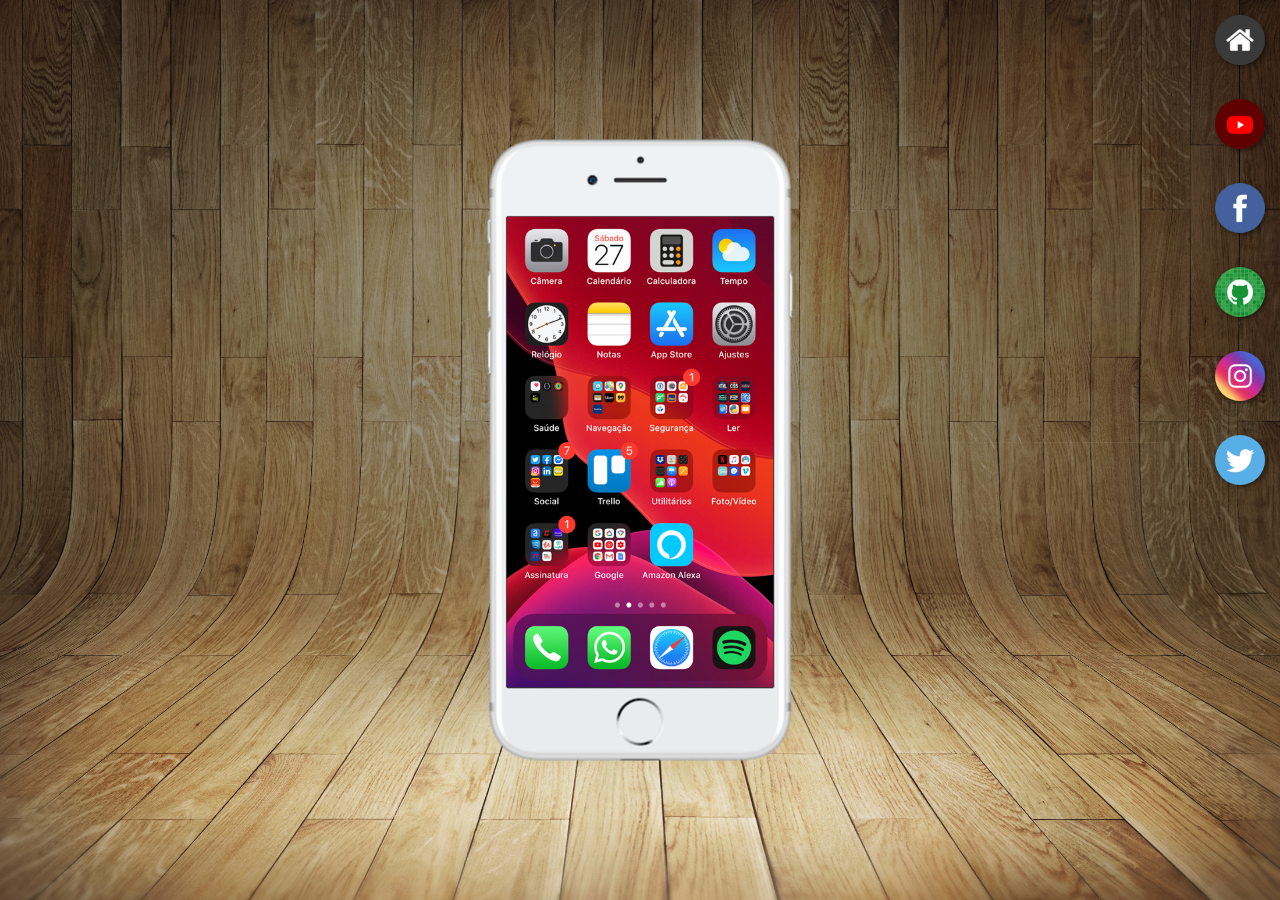
<file: index.html>
<!DOCTYPE html>
<html lang="pt-br">
<head>
    <meta charset="UTF-8">
    <meta name="viewport" content="width=device-width, initial-scale=1.0">
    <title>Projeto redes sociais</title>
    <link rel="shortcut icon" href="pacote-d013/favicon.ico" type="image/x-icon">
    <link rel="stylesheet" href="estilos/style.css">
</head>
<body>
    <main>
        <section id="tel">
            <iframe src="home.html" frameborder="0" name="tela" id="tela"></iframe>
        </section>
        <section id="redes">
            <a href="home.html" target="tela"><img src="pacote-d013/imagens/logo-home.jpg" alt=""></a><br>
            <a href="youtube.html" target="tela"><img src="pacote-d013/imagens/logo-youtube.jpg" alt=""></a><br>
            <a href="facebook.html" target="tela"><img src="pacote-d013/imagens/logo-facebook.jpg" alt=""></a><br>
            <a href="github.html" target="tela"><img src="pacote-d013/imagens/logo-github.jpg" alt=""></a><br>
            <a href="instagram.html" target="tela"><img src="pacote-d013/imagens/logo-instagram.jpg" alt=""></a><br>
            <a href="twitter.html" target="tela"><img src="pacote-d013/imagens/logo-twitter.jpg" alt=""></a>
        </section>
    </main>
</body>
</html>
</file>
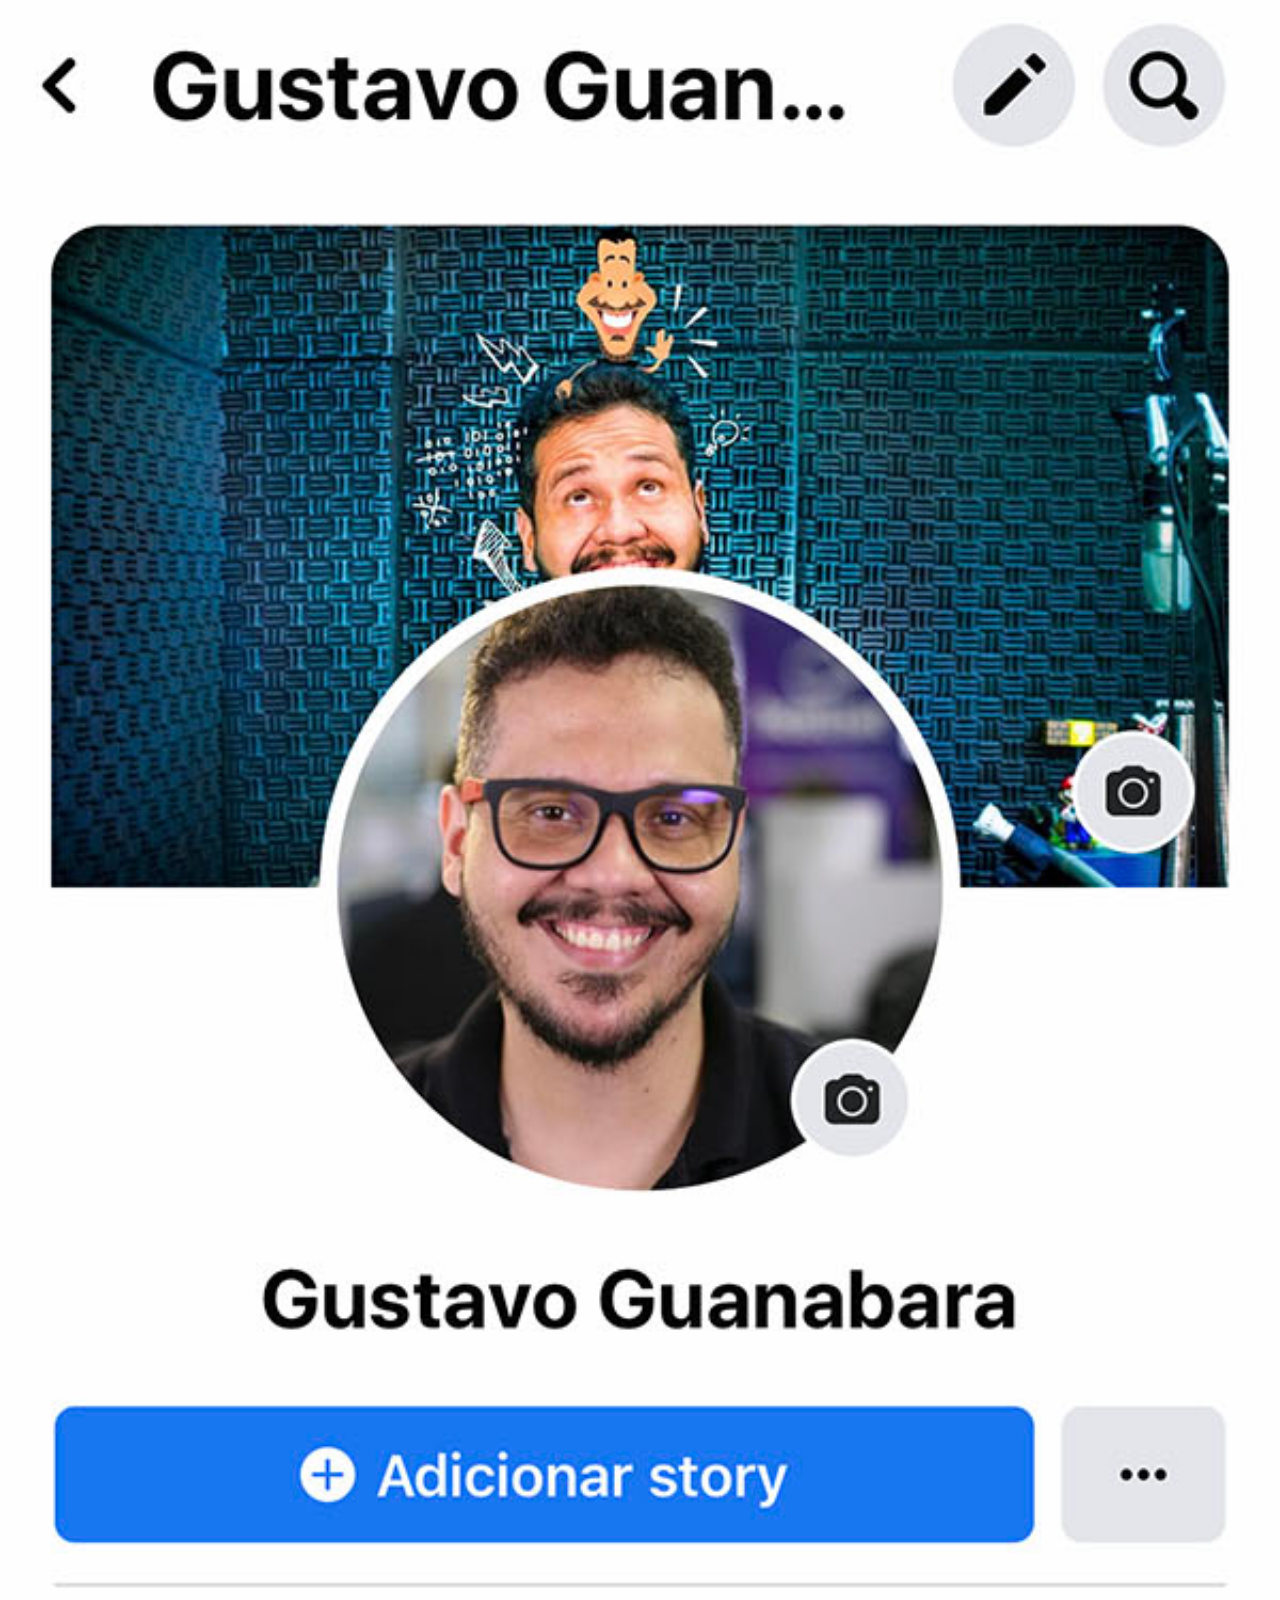
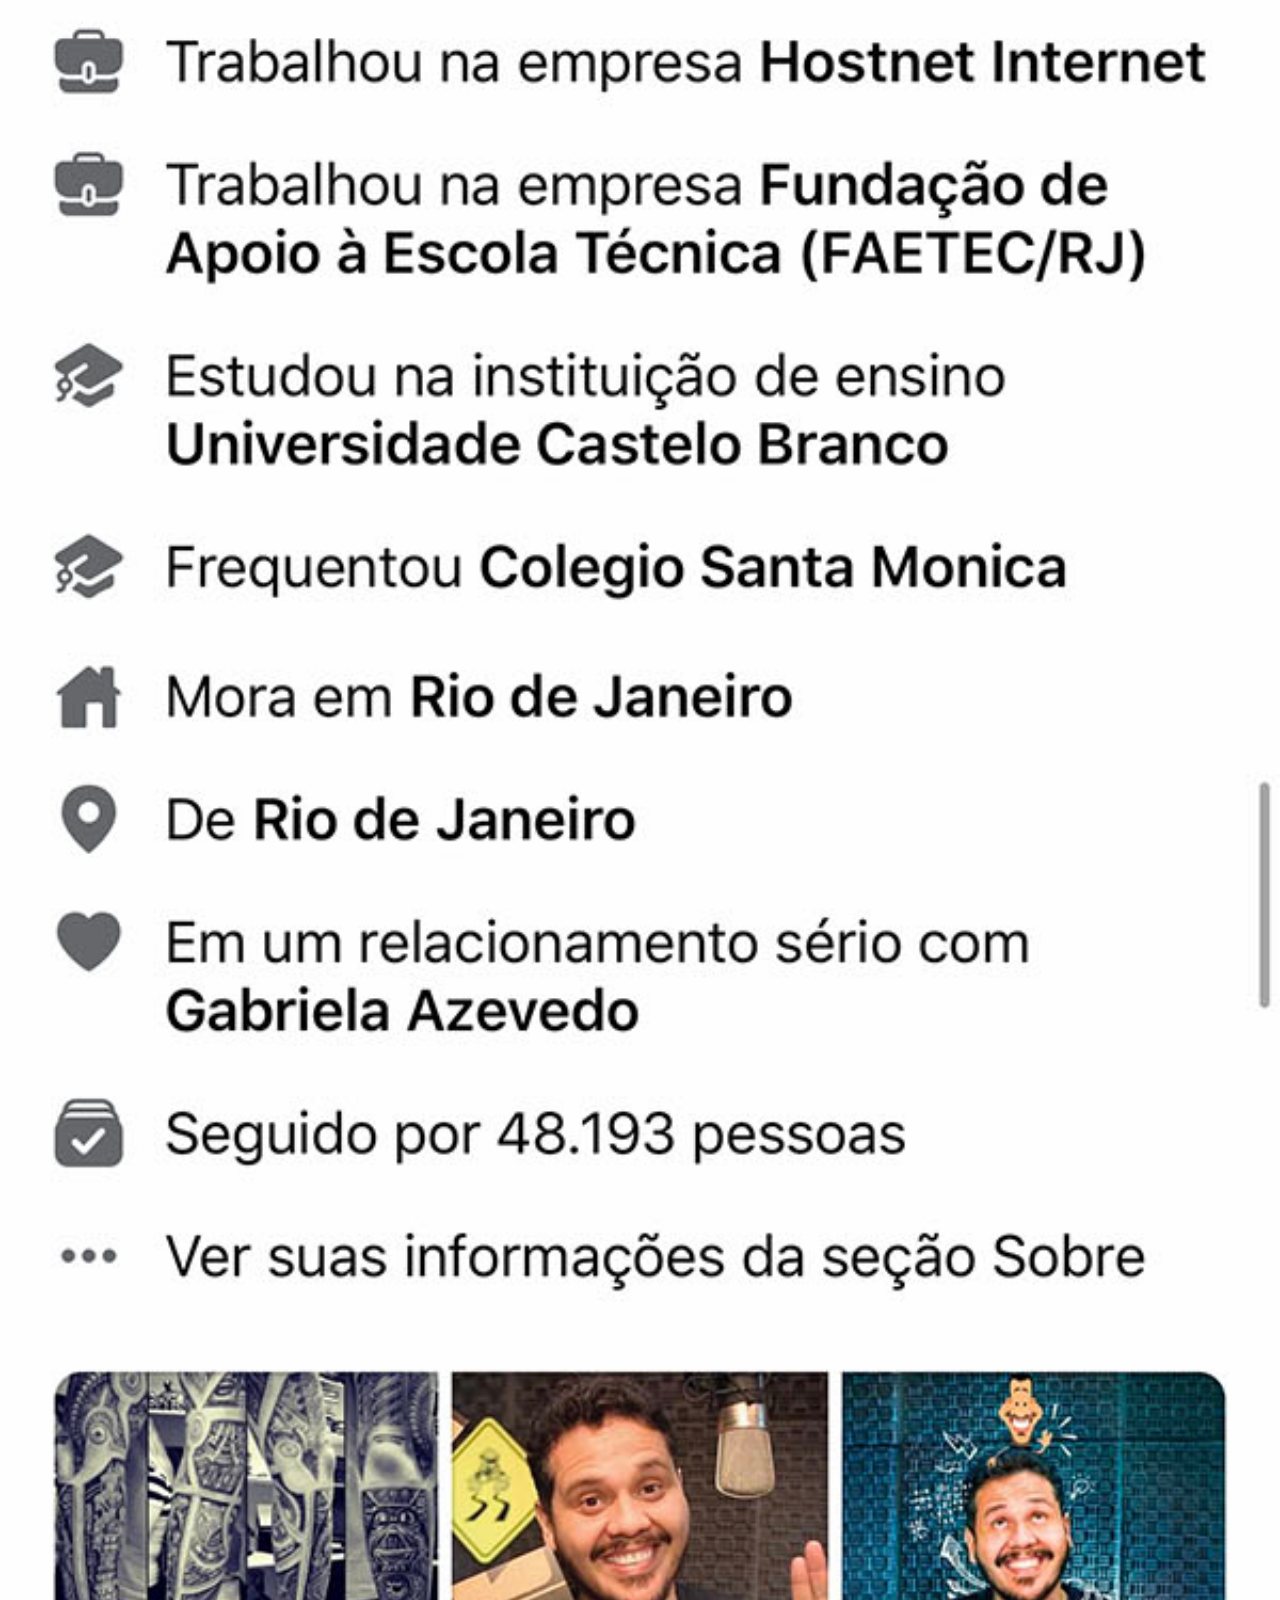
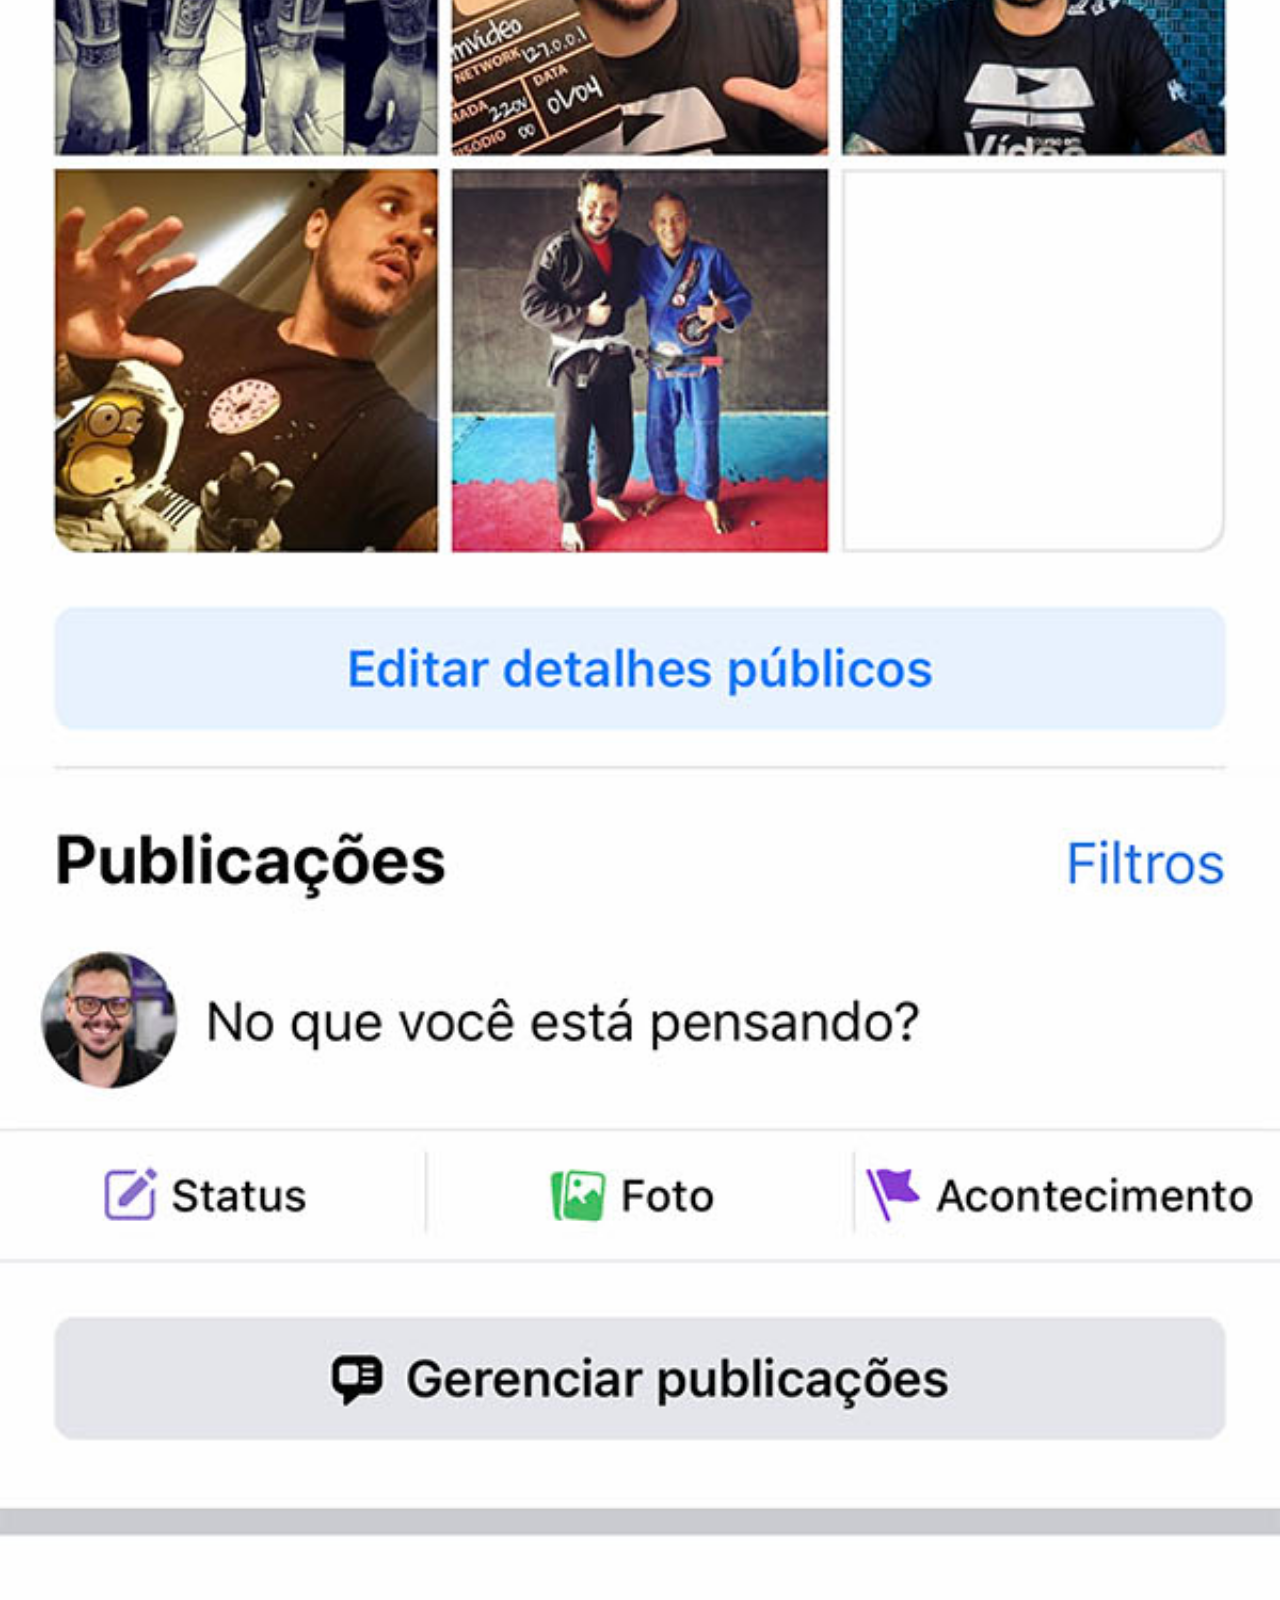
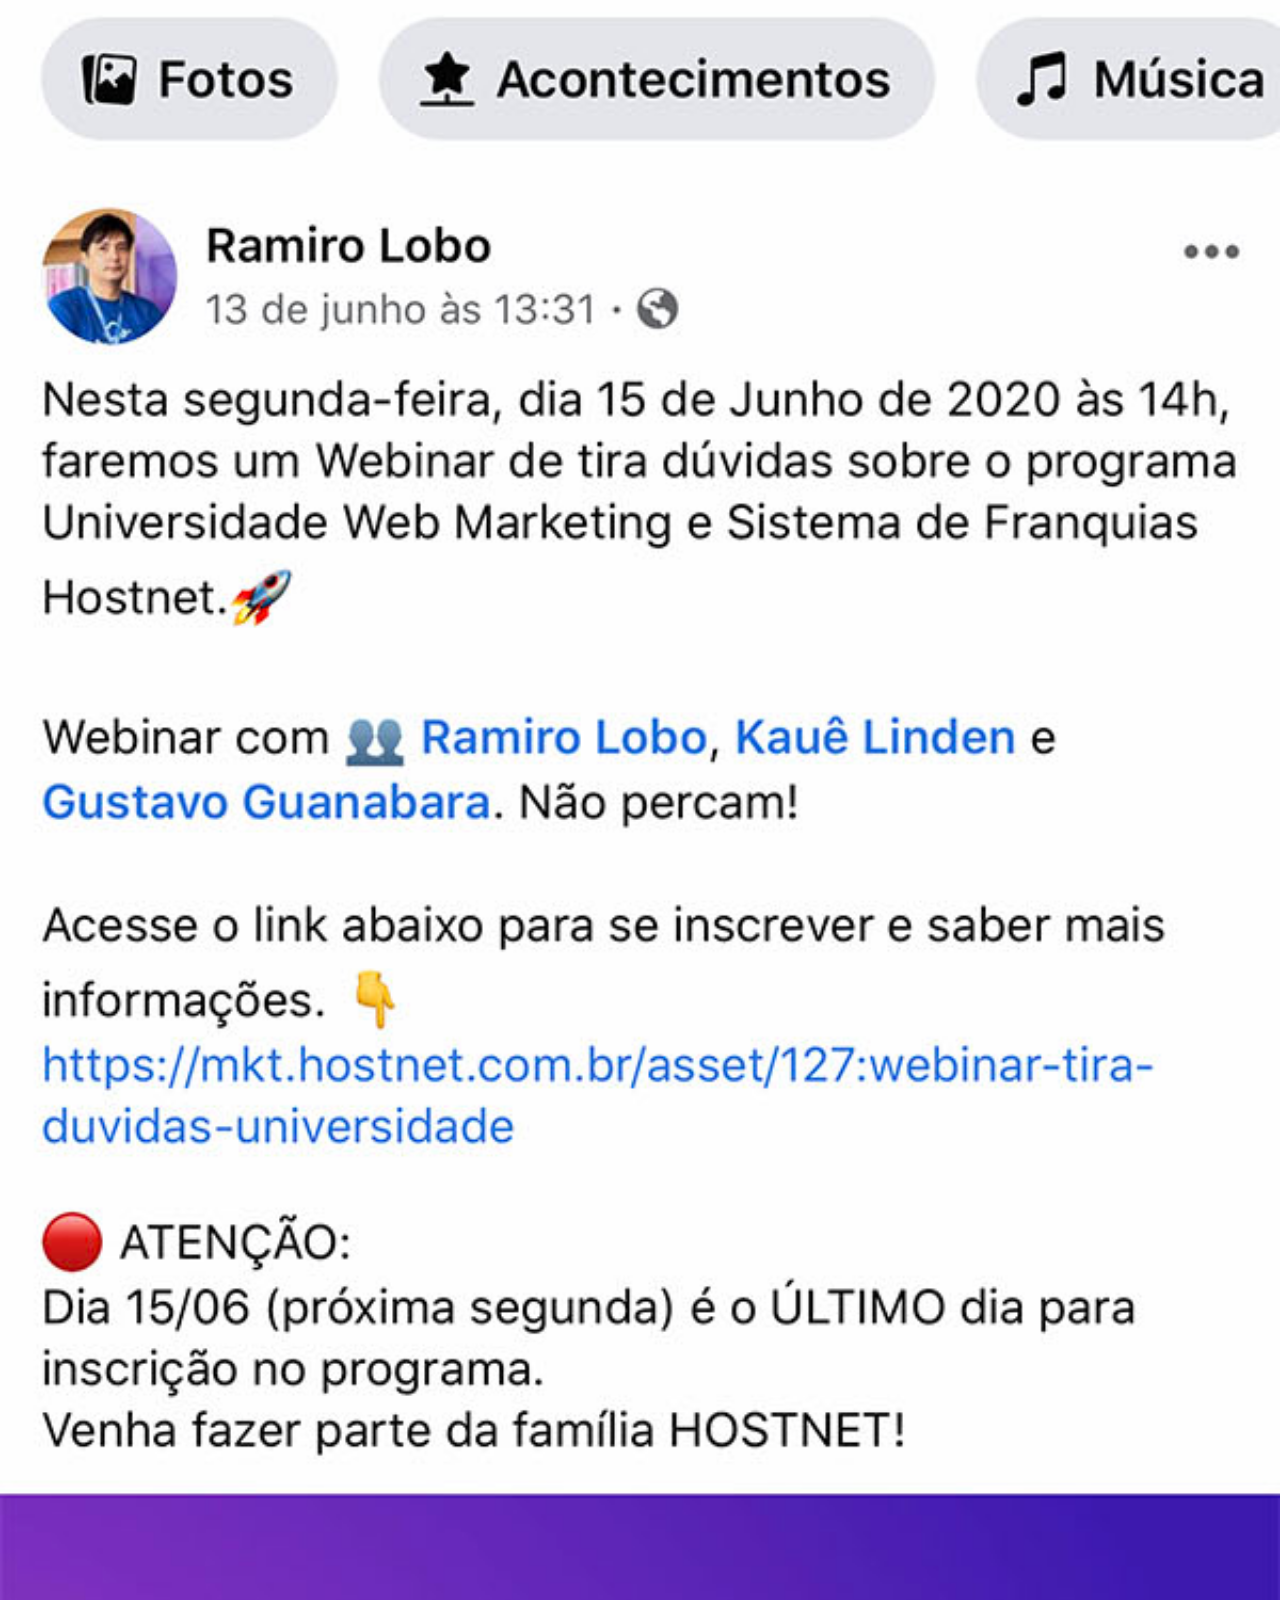
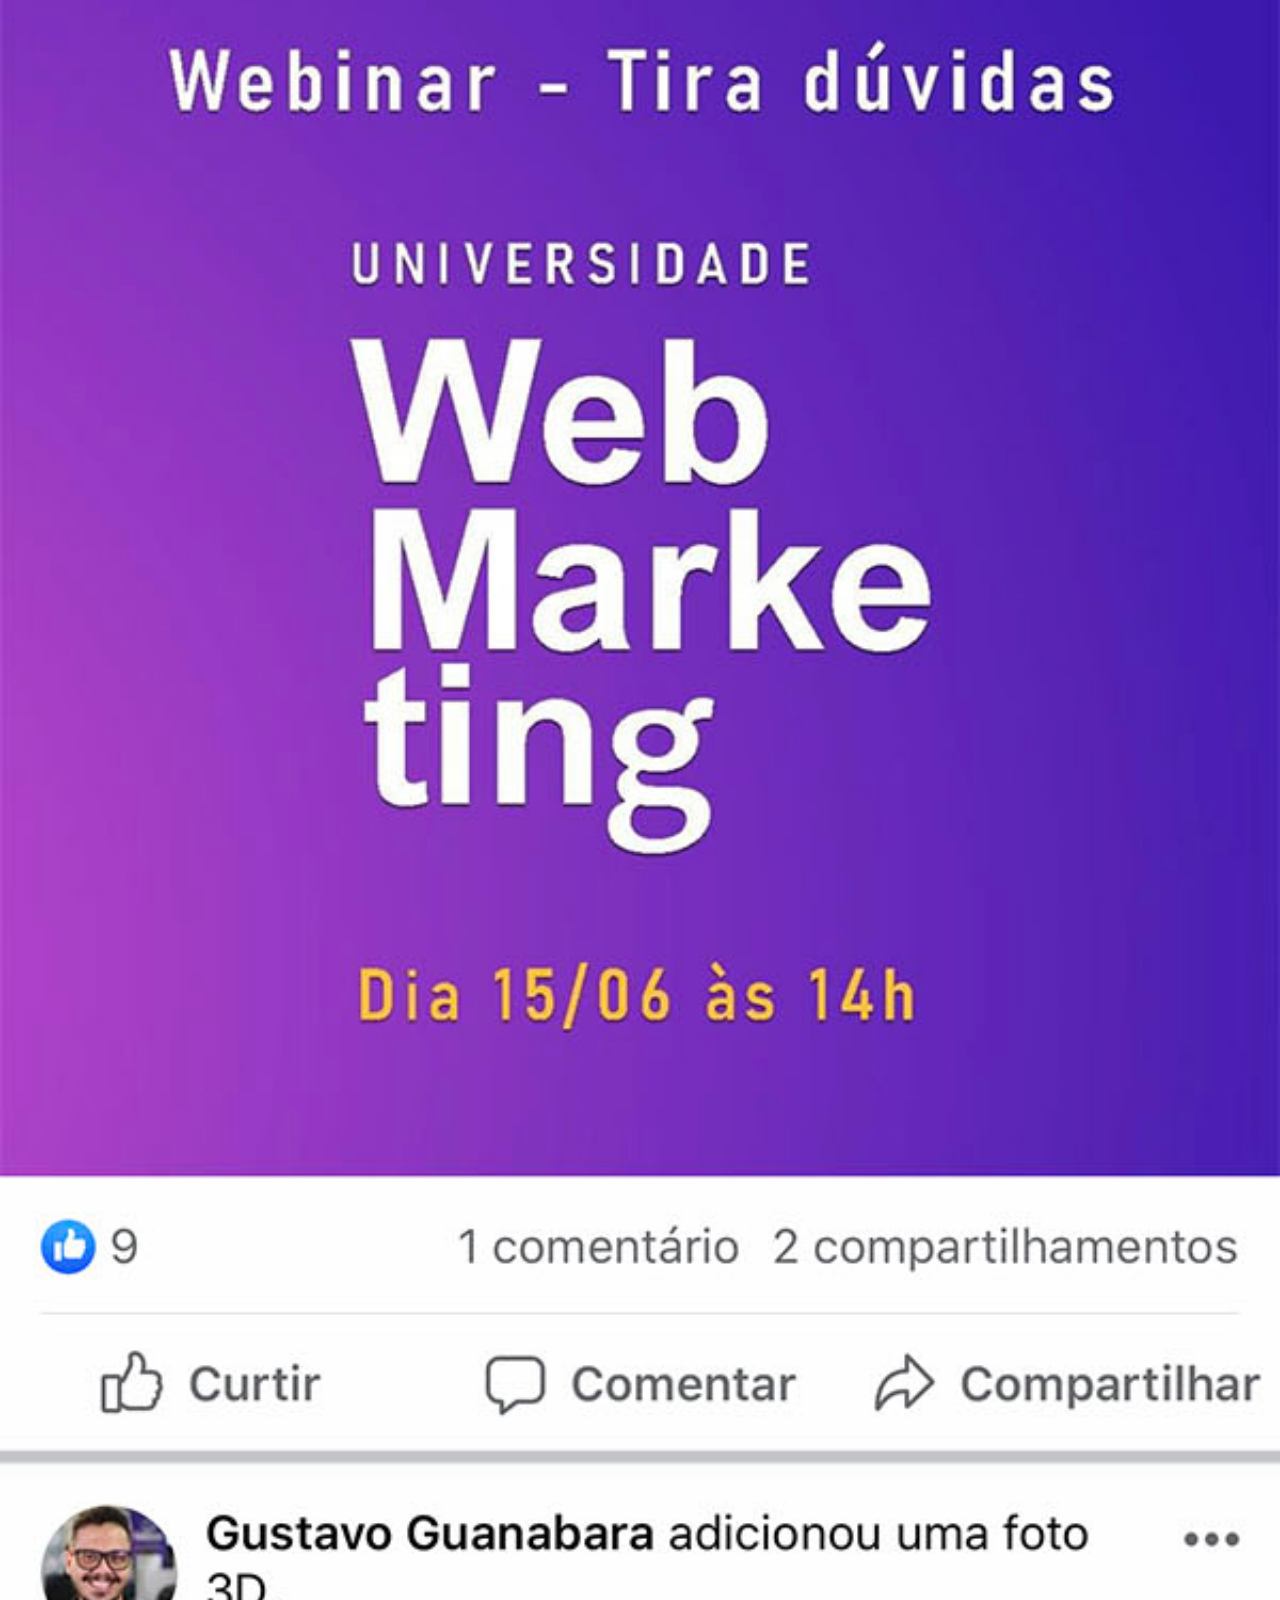
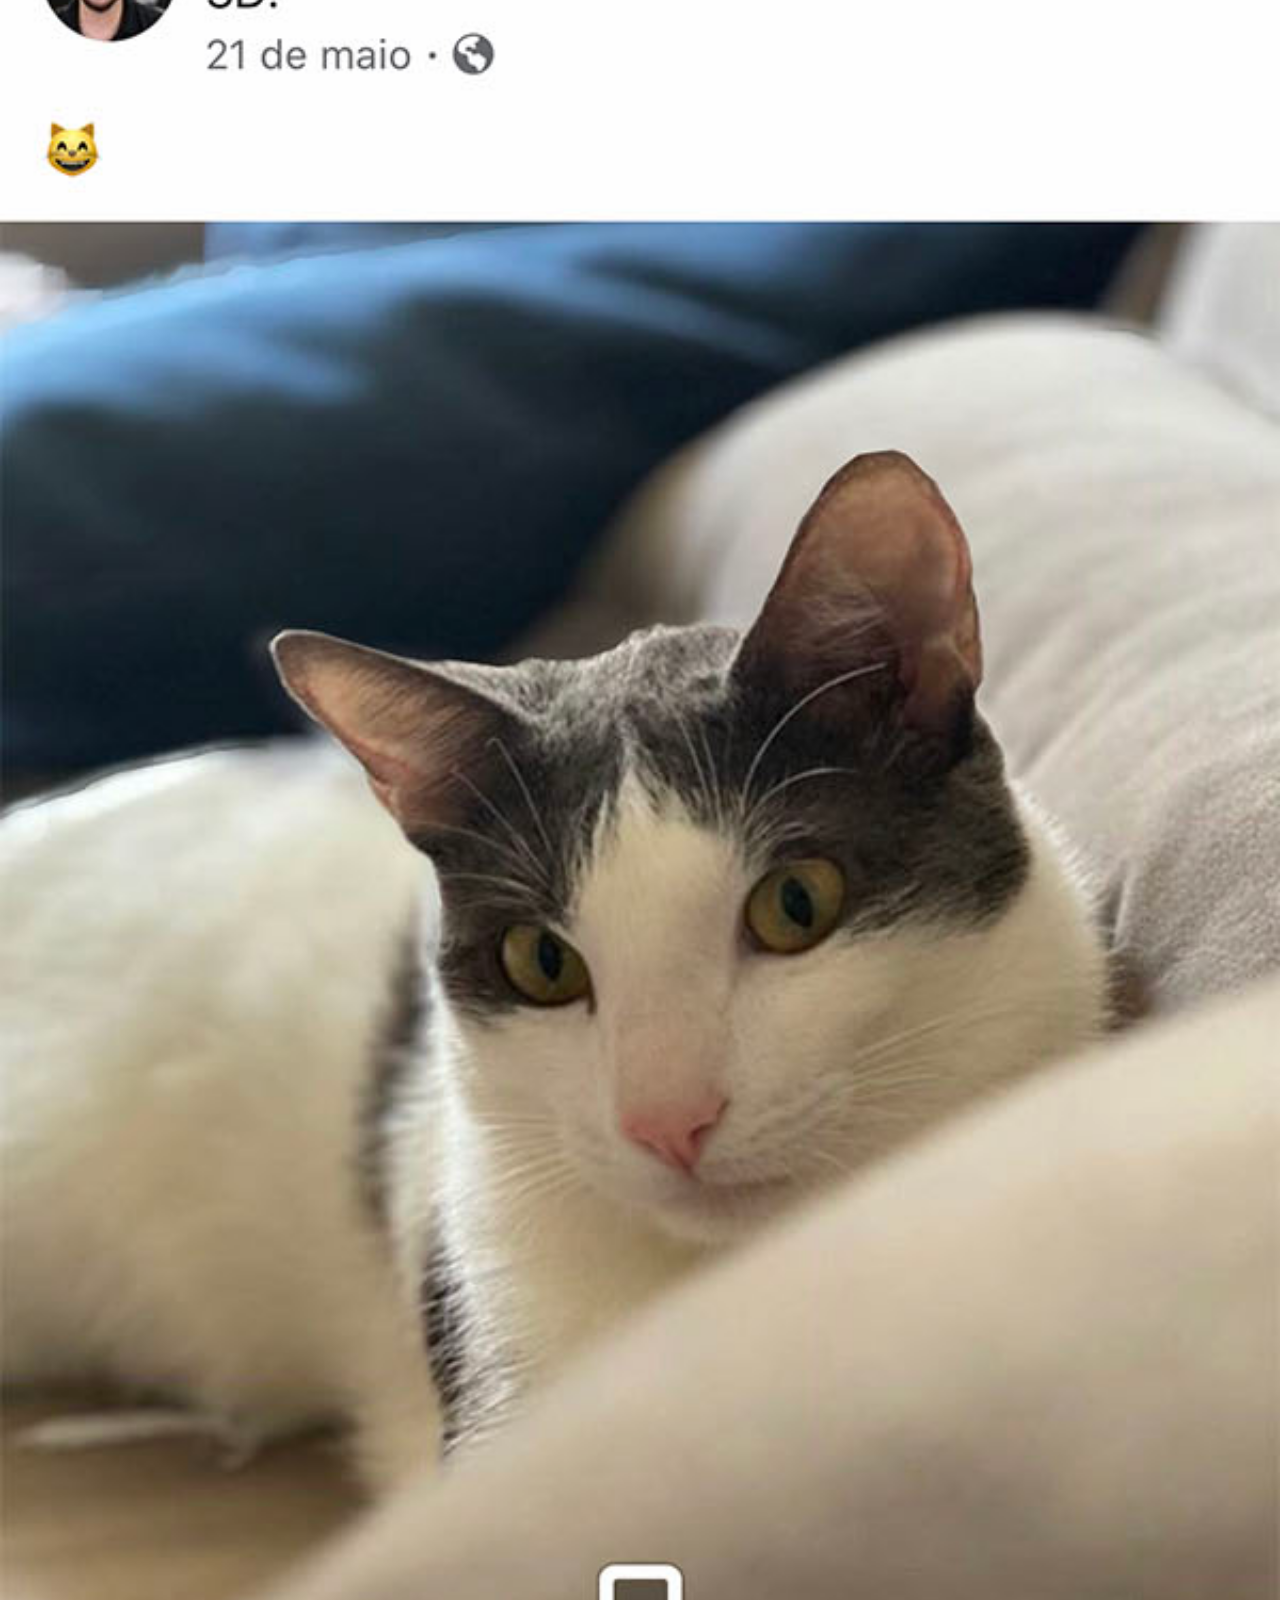
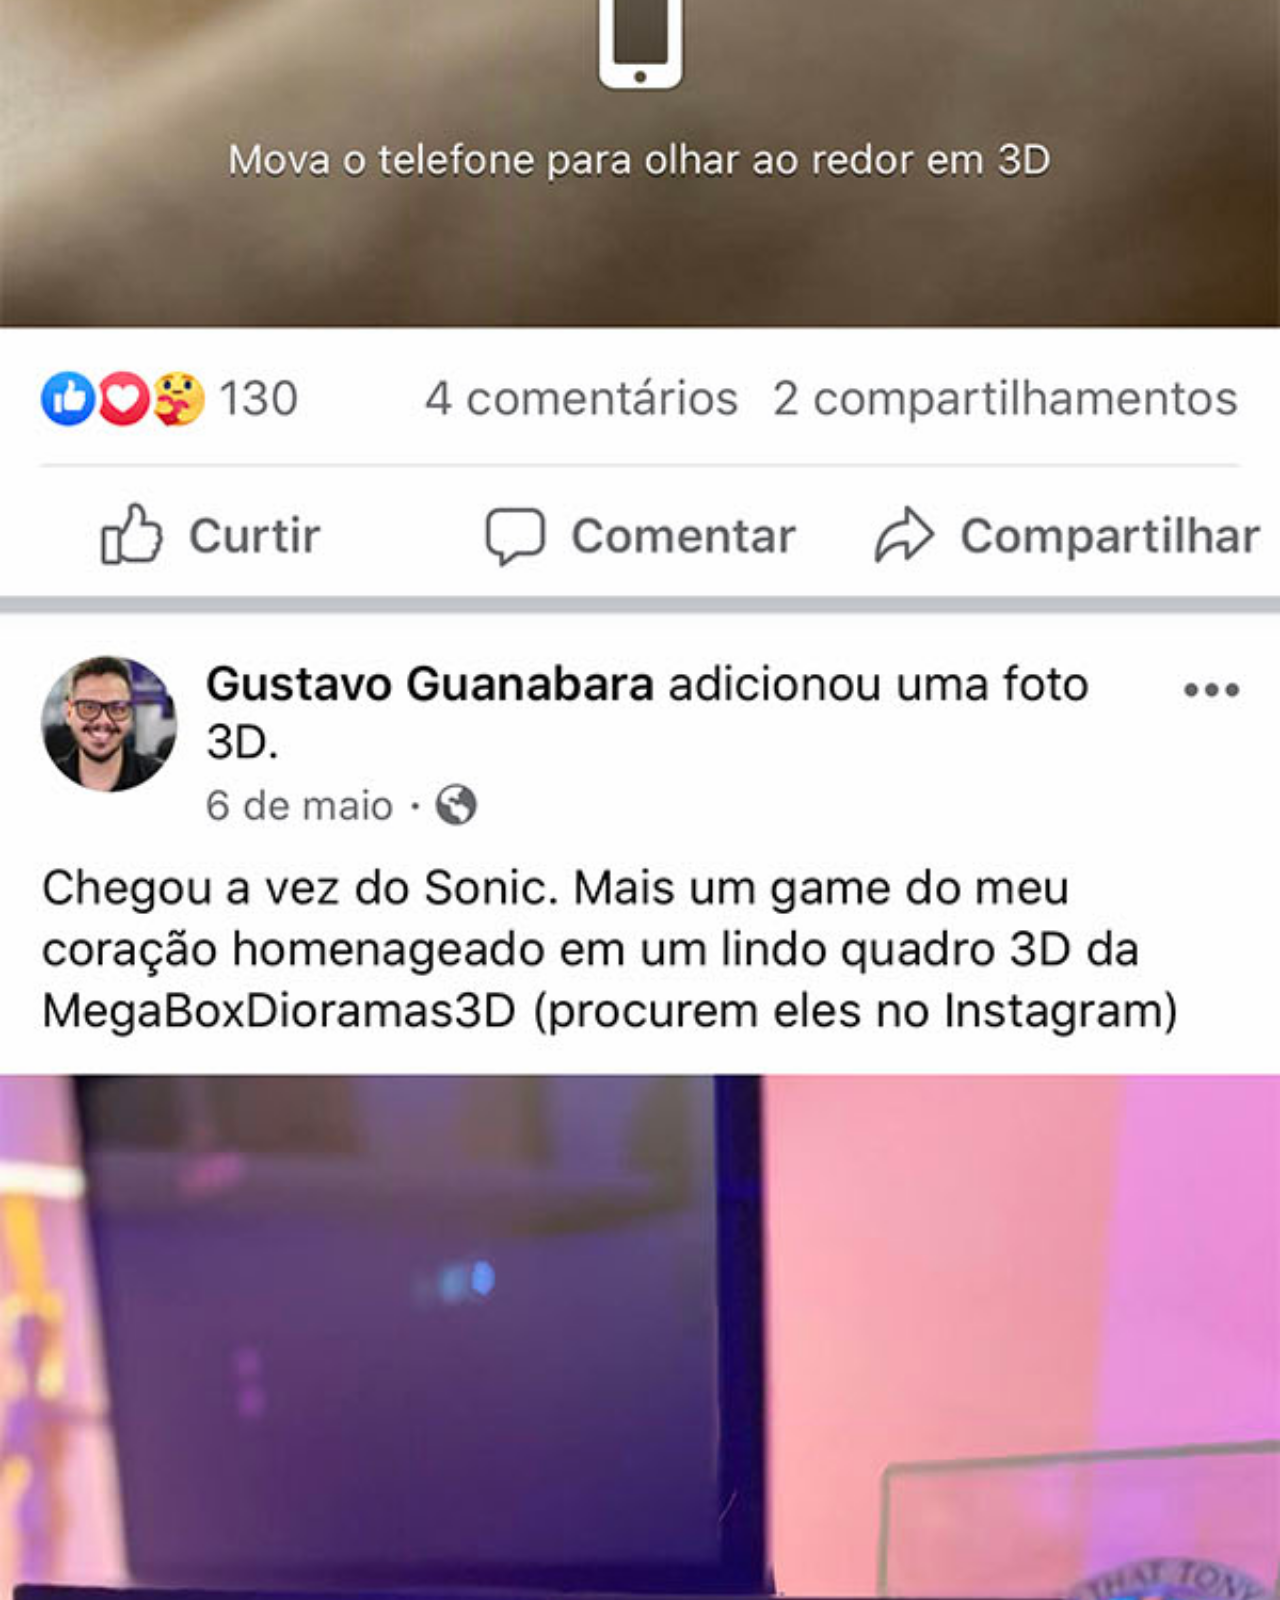
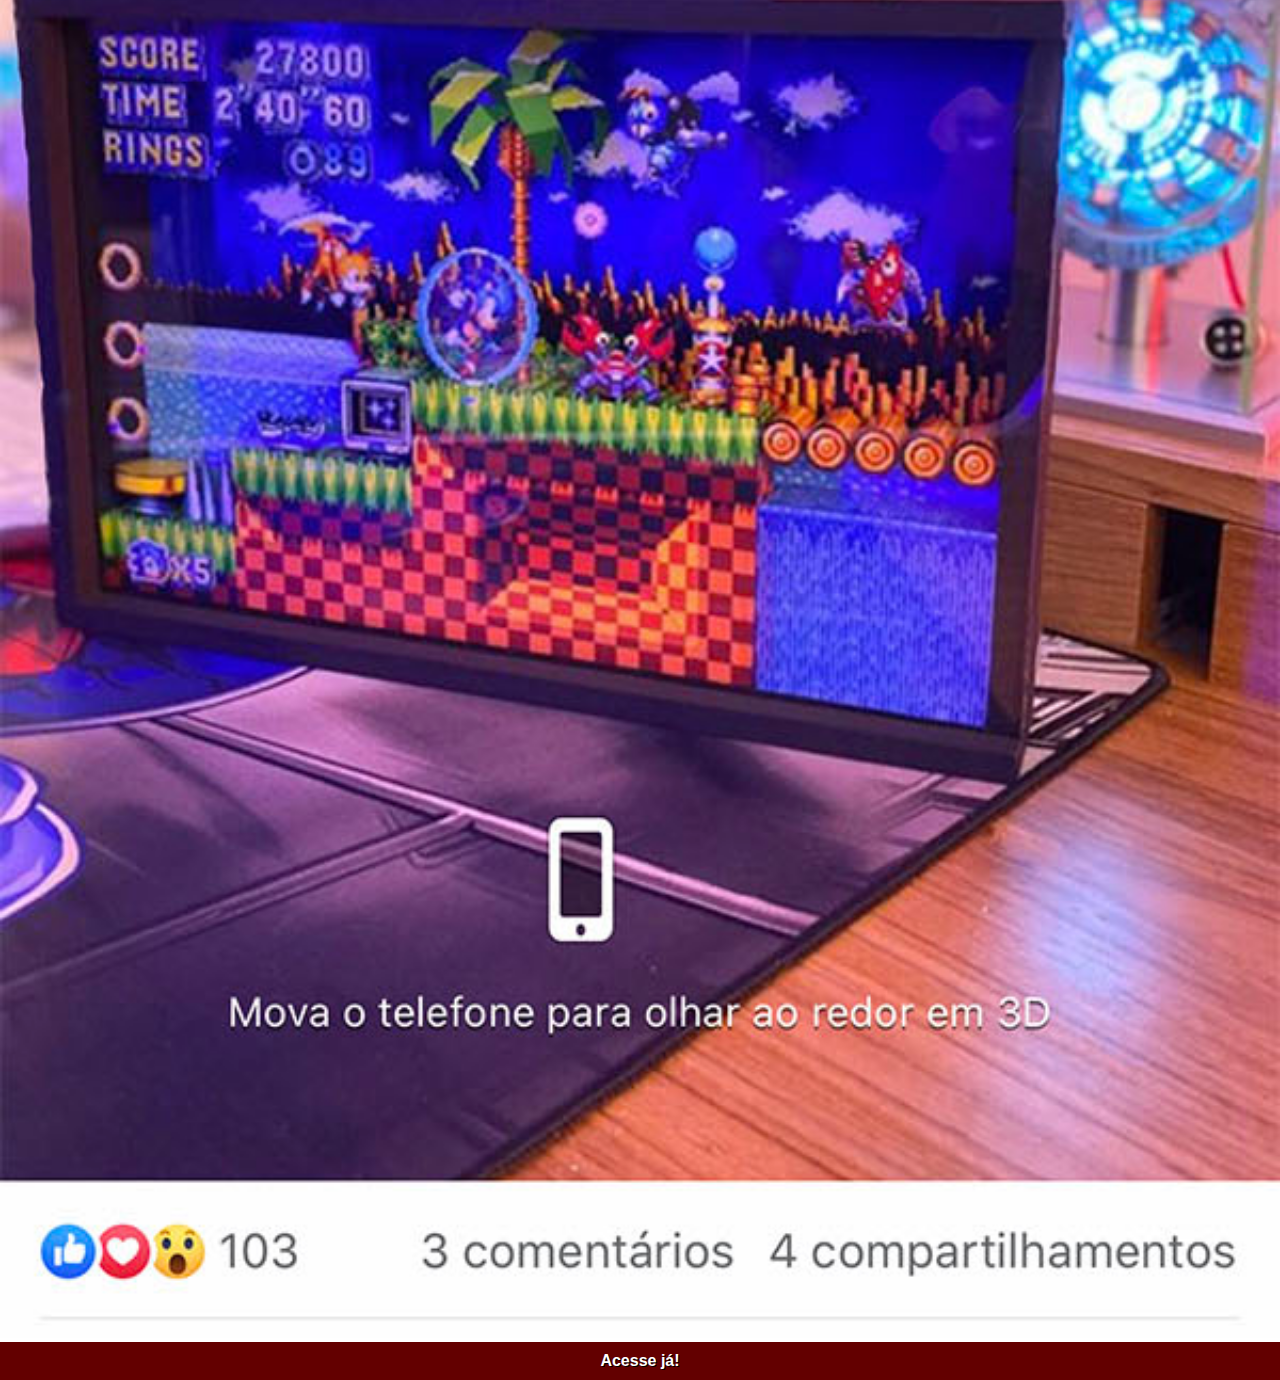
<file: facebook.html>
<!DOCTYPE html>
<html lang="pt-br">
<head>
    <meta charset="UTF-8">
    <meta name="viewport" content="width=device-width, initial-scale=1.0">
    <title>FaceBook</title>
    <link rel="stylesheet" href="estilos/social.css">
</head>
<body>
    <img src="pacote-d013/imagens/tela-facebook.jpg" alt="FaceBook">
    <a href="https://www.facebook.com/Igrejauniversaldoreinodegoku" target="_blank">Acesse já!</a>
</body>
</html>
</file>
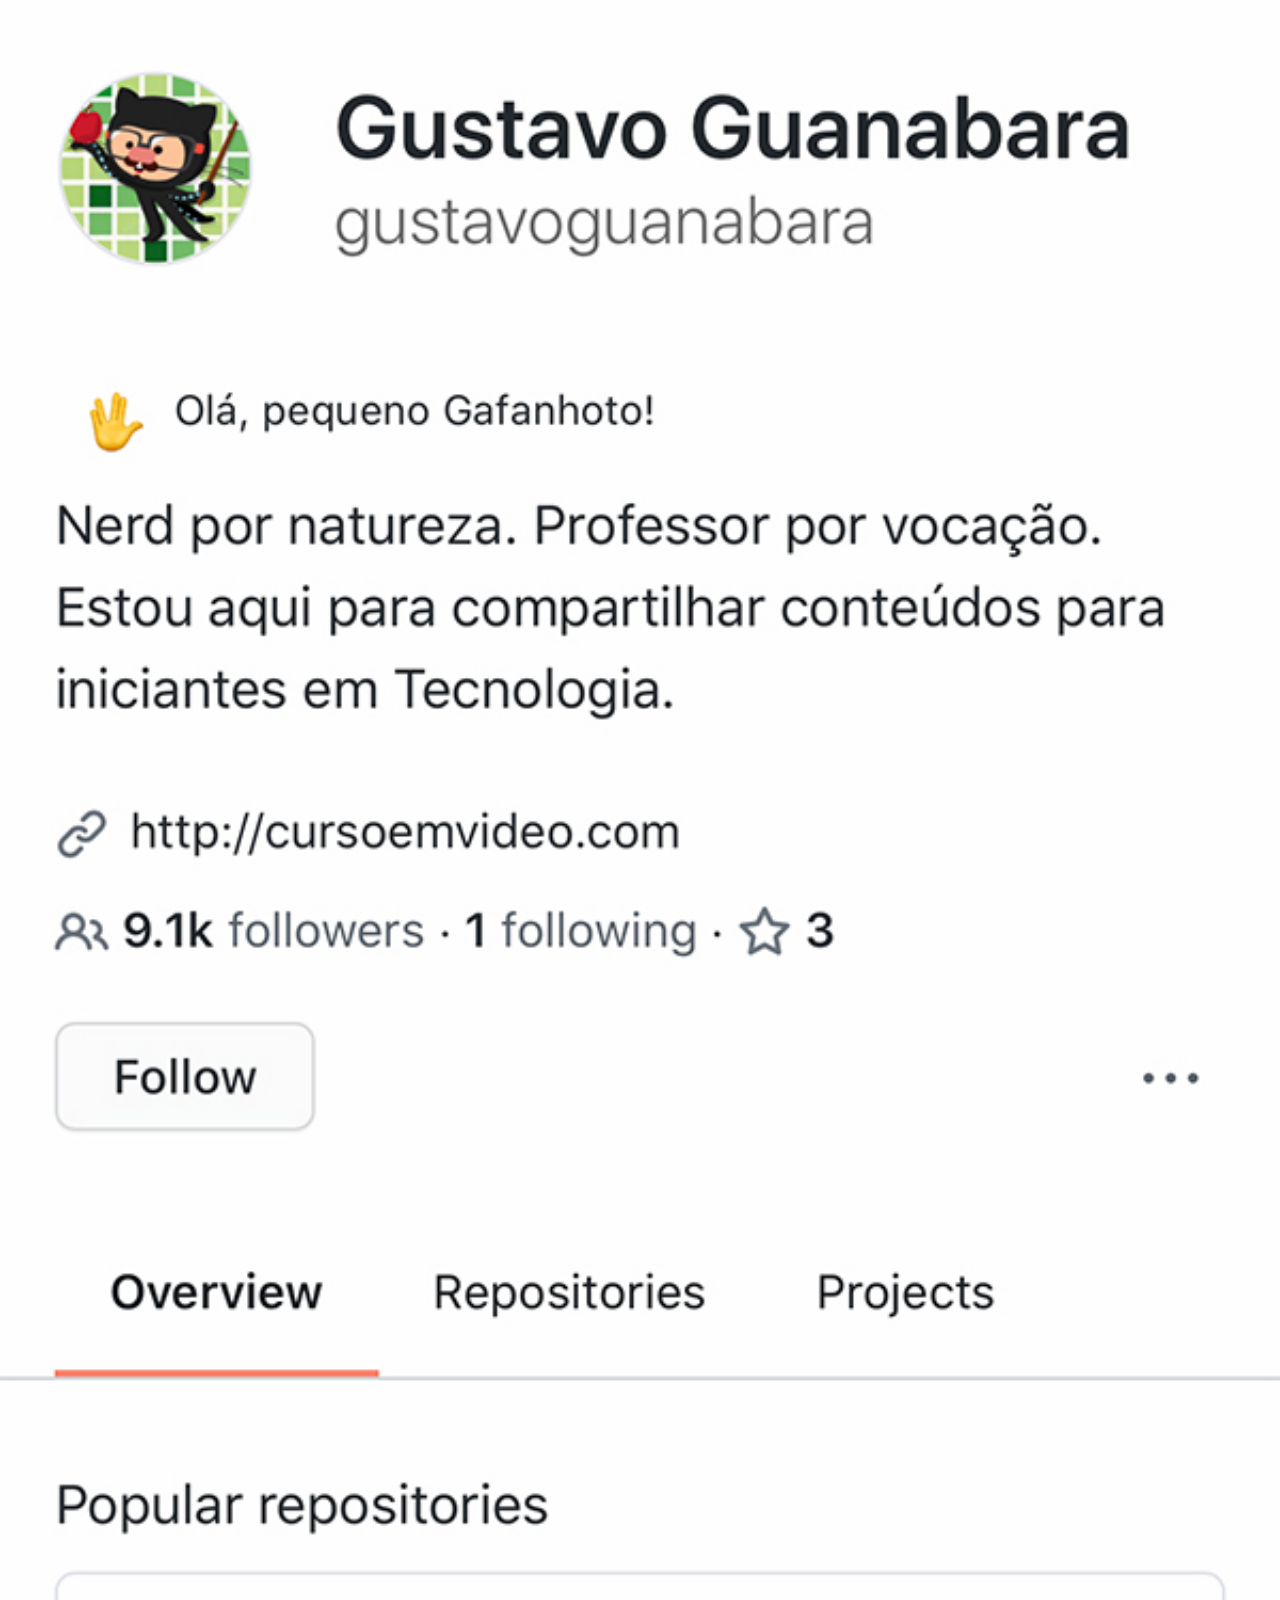
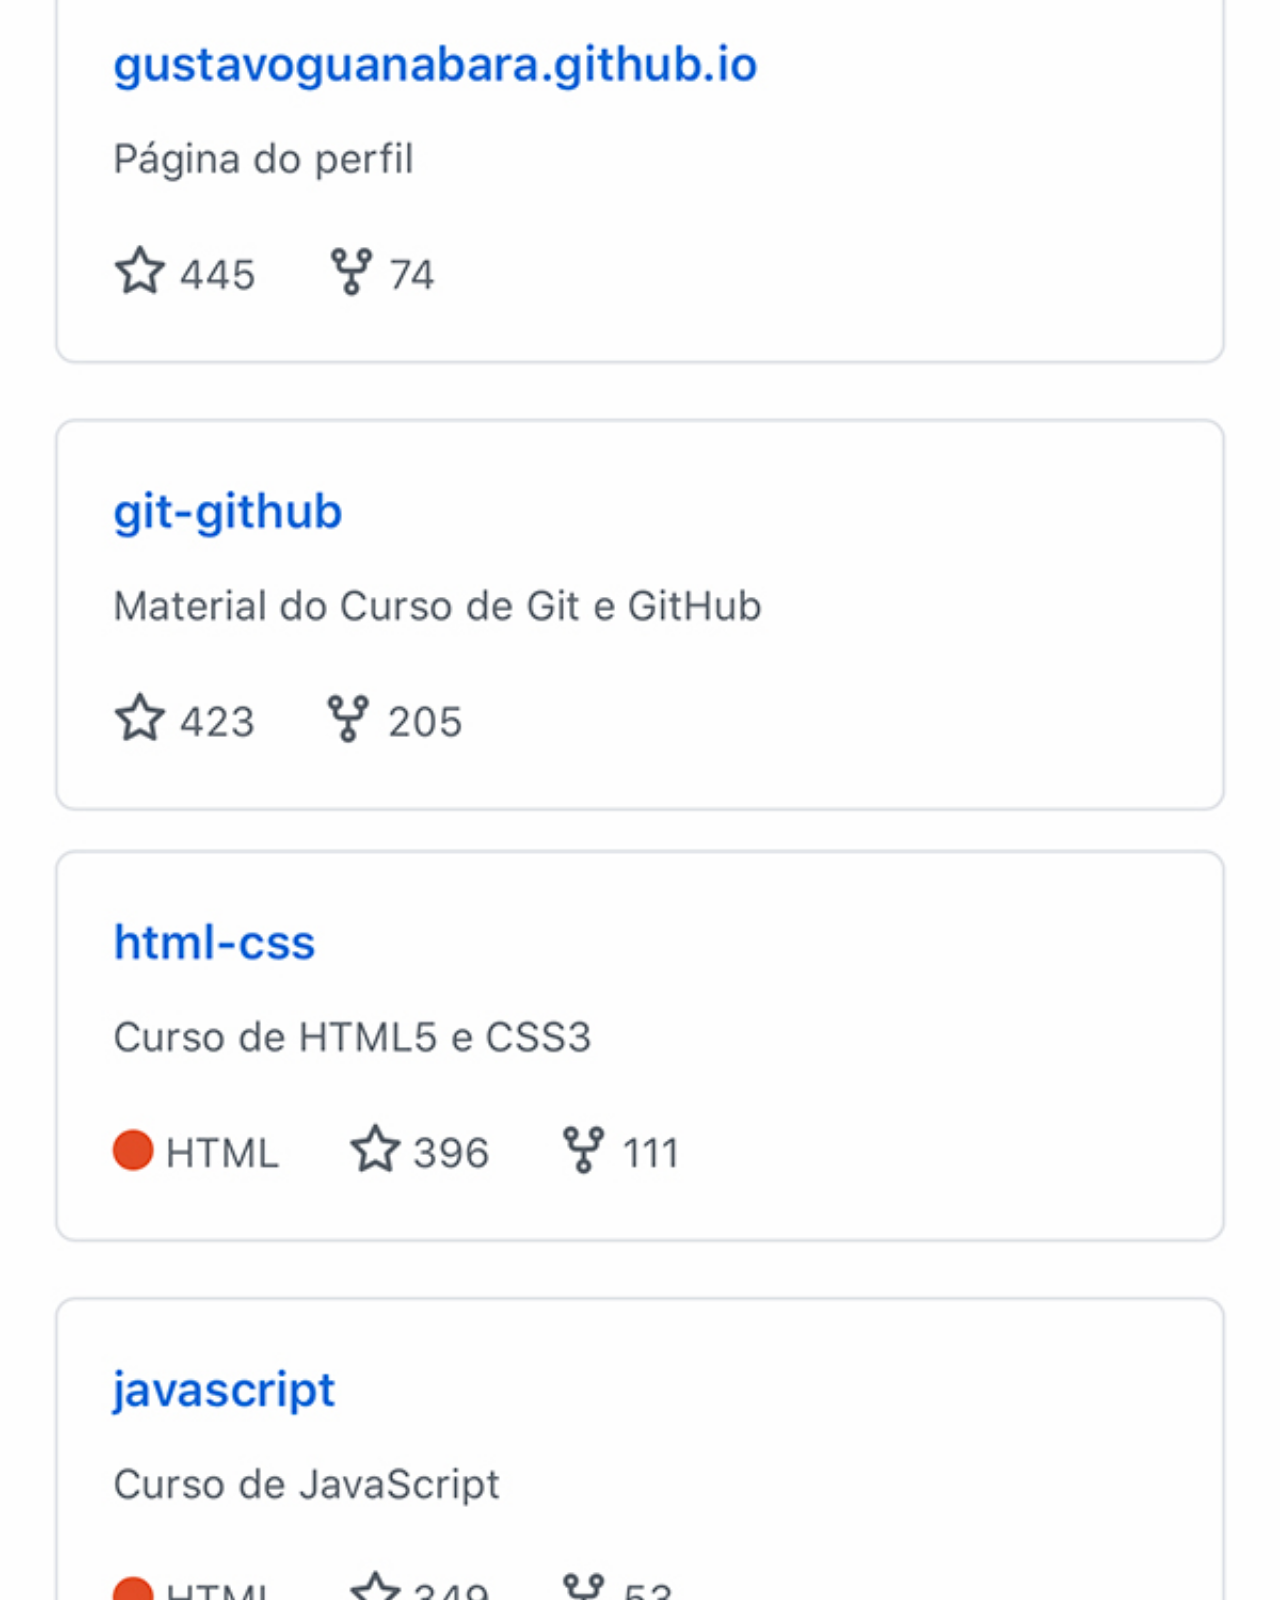
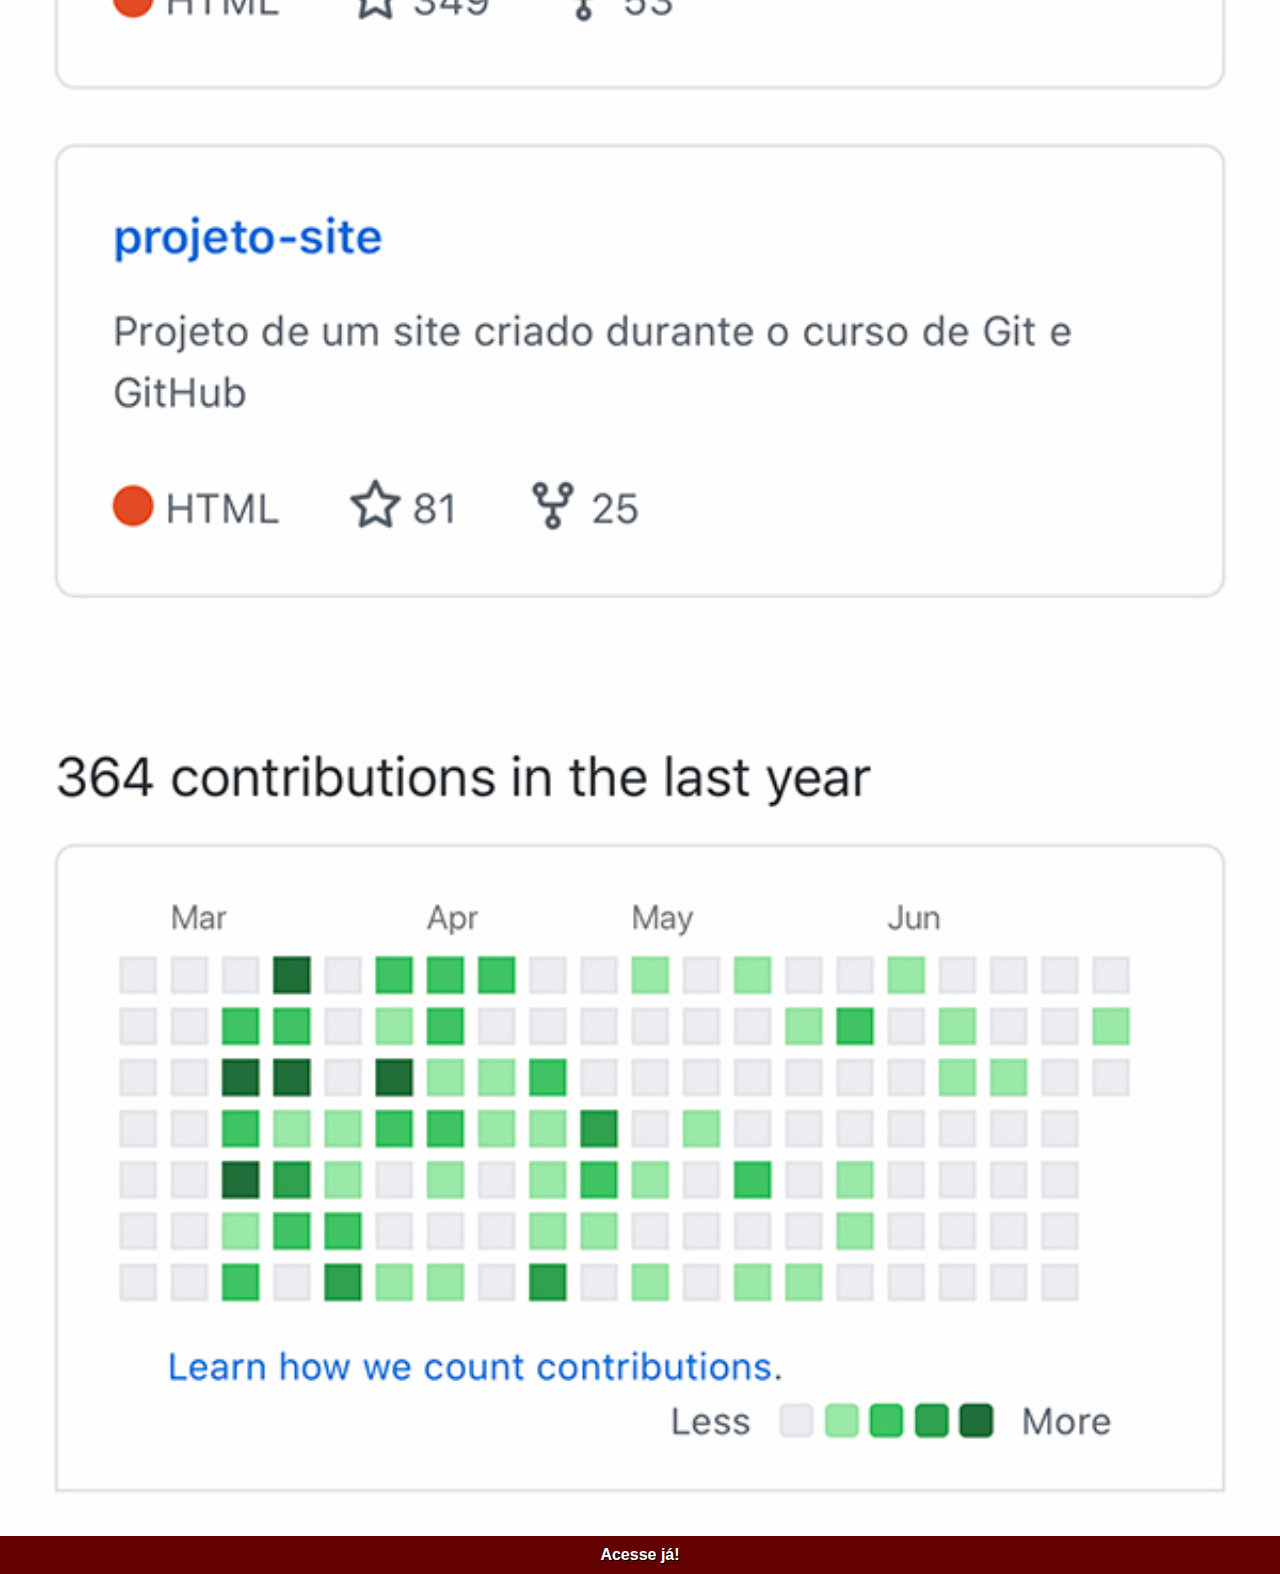
<file: github.html>
<!DOCTYPE html>
<html lang="pt-br">
<head>
    <meta charset="UTF-8">
    <meta name="viewport" content="width=device-width, initial-scale=1.0">
    <title>GitHub</title>
    <link rel="stylesheet" href="estilos/social.css">
</head>
<body>
    <img src="pacote-d013/imagens/tela-github.jpg" alt="GitHub">
    <a href="https://github.com/gustavoguanabara" target="_blank">Acesse já!</a>
</body>
</html>
</file>
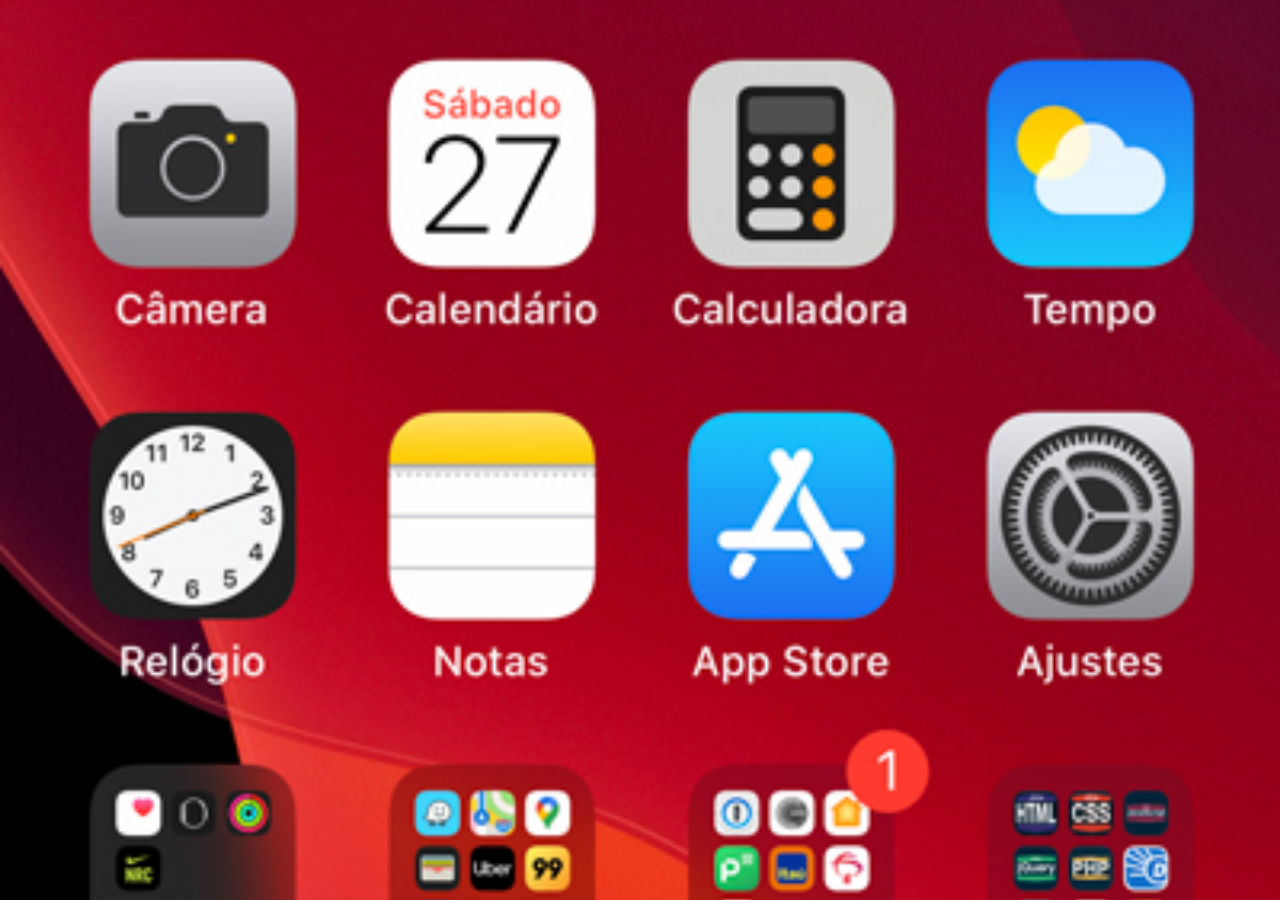
<file: home.html>
<!DOCTYPE html>
<html lang="pt-br">
<head>
    <meta charset="UTF-8">
    <meta name="viewport" content="width=device-width, initial-scale=1.0">
    <title>Home</title>
</head>
<style>
    * {
        margin: 0px;
        padding: 0px;
    }

    body{
        width: 100vw;
        height: 100vh;
        background: black url('./pacote-d013/imagens/tela-home.jpg') no-repeat top center;
        background-size: cover;
    }
</style>
<body>
    
</body>
</html>
</file>
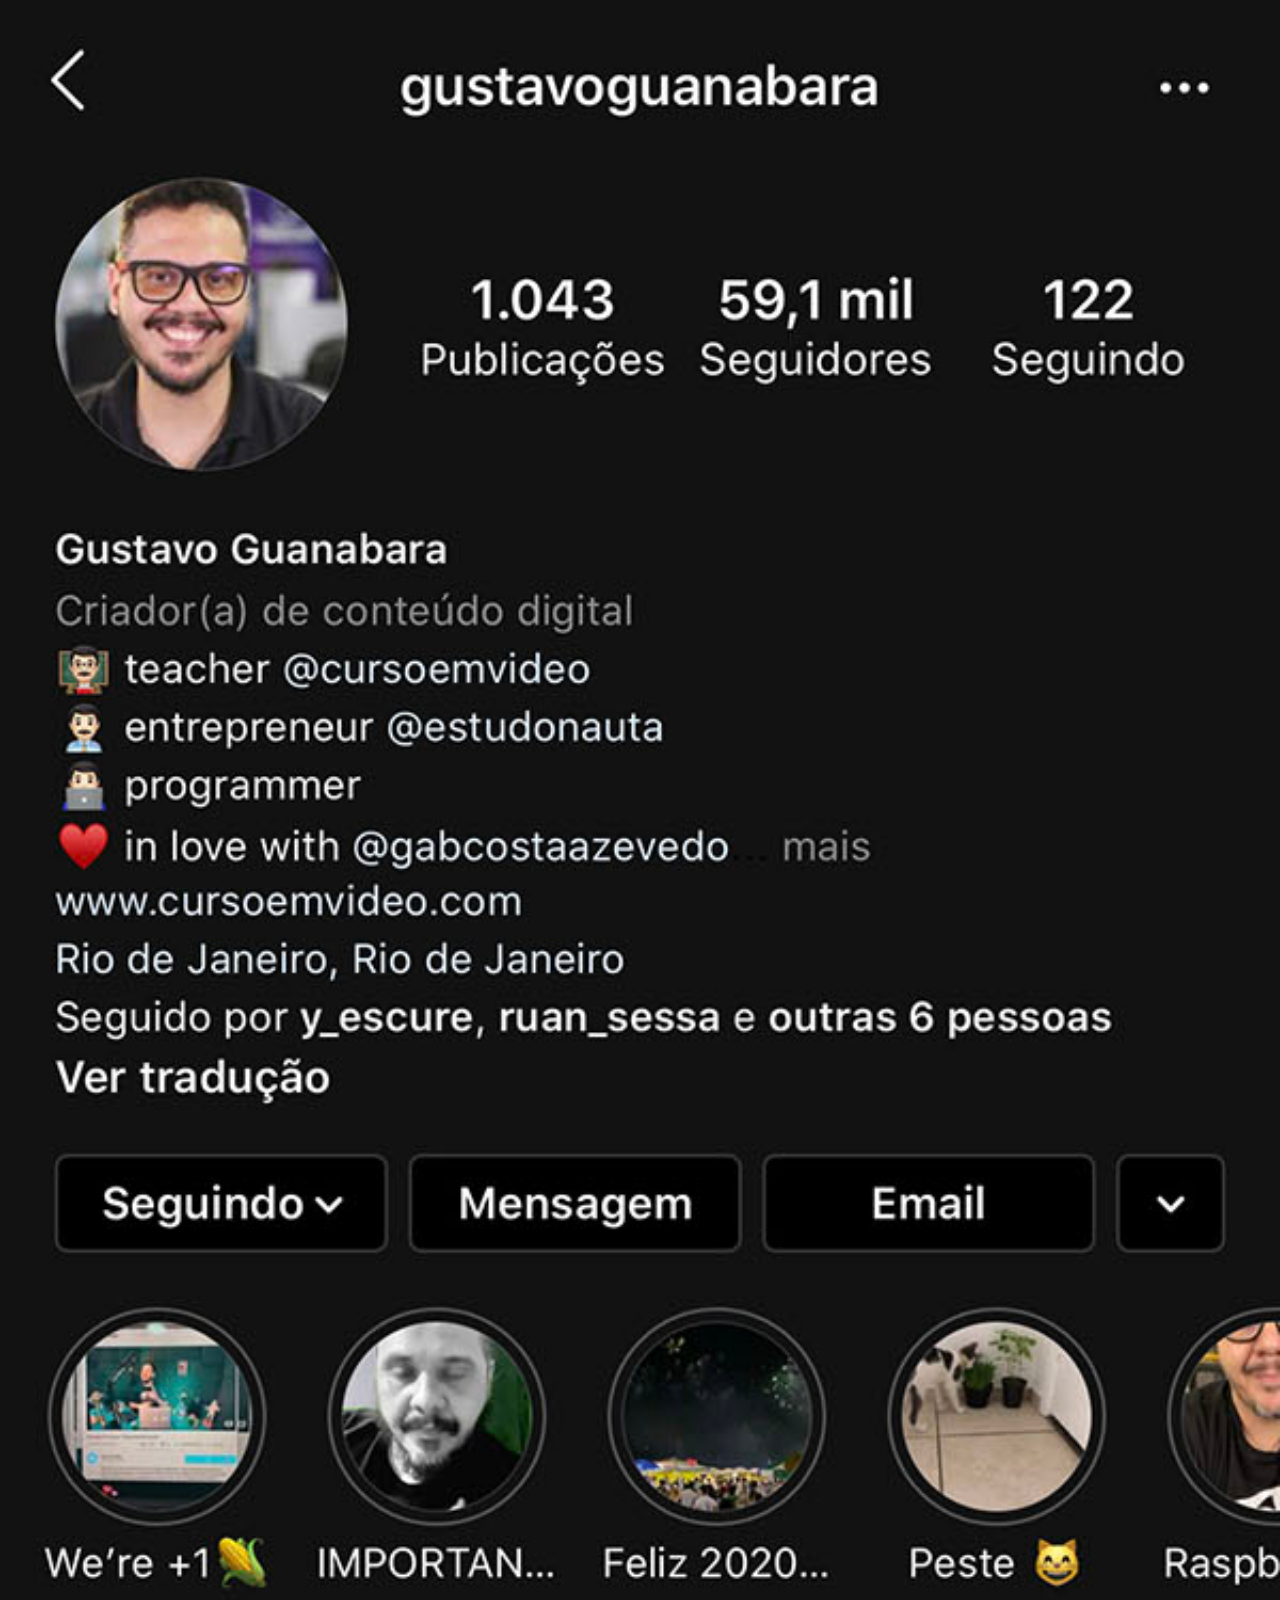
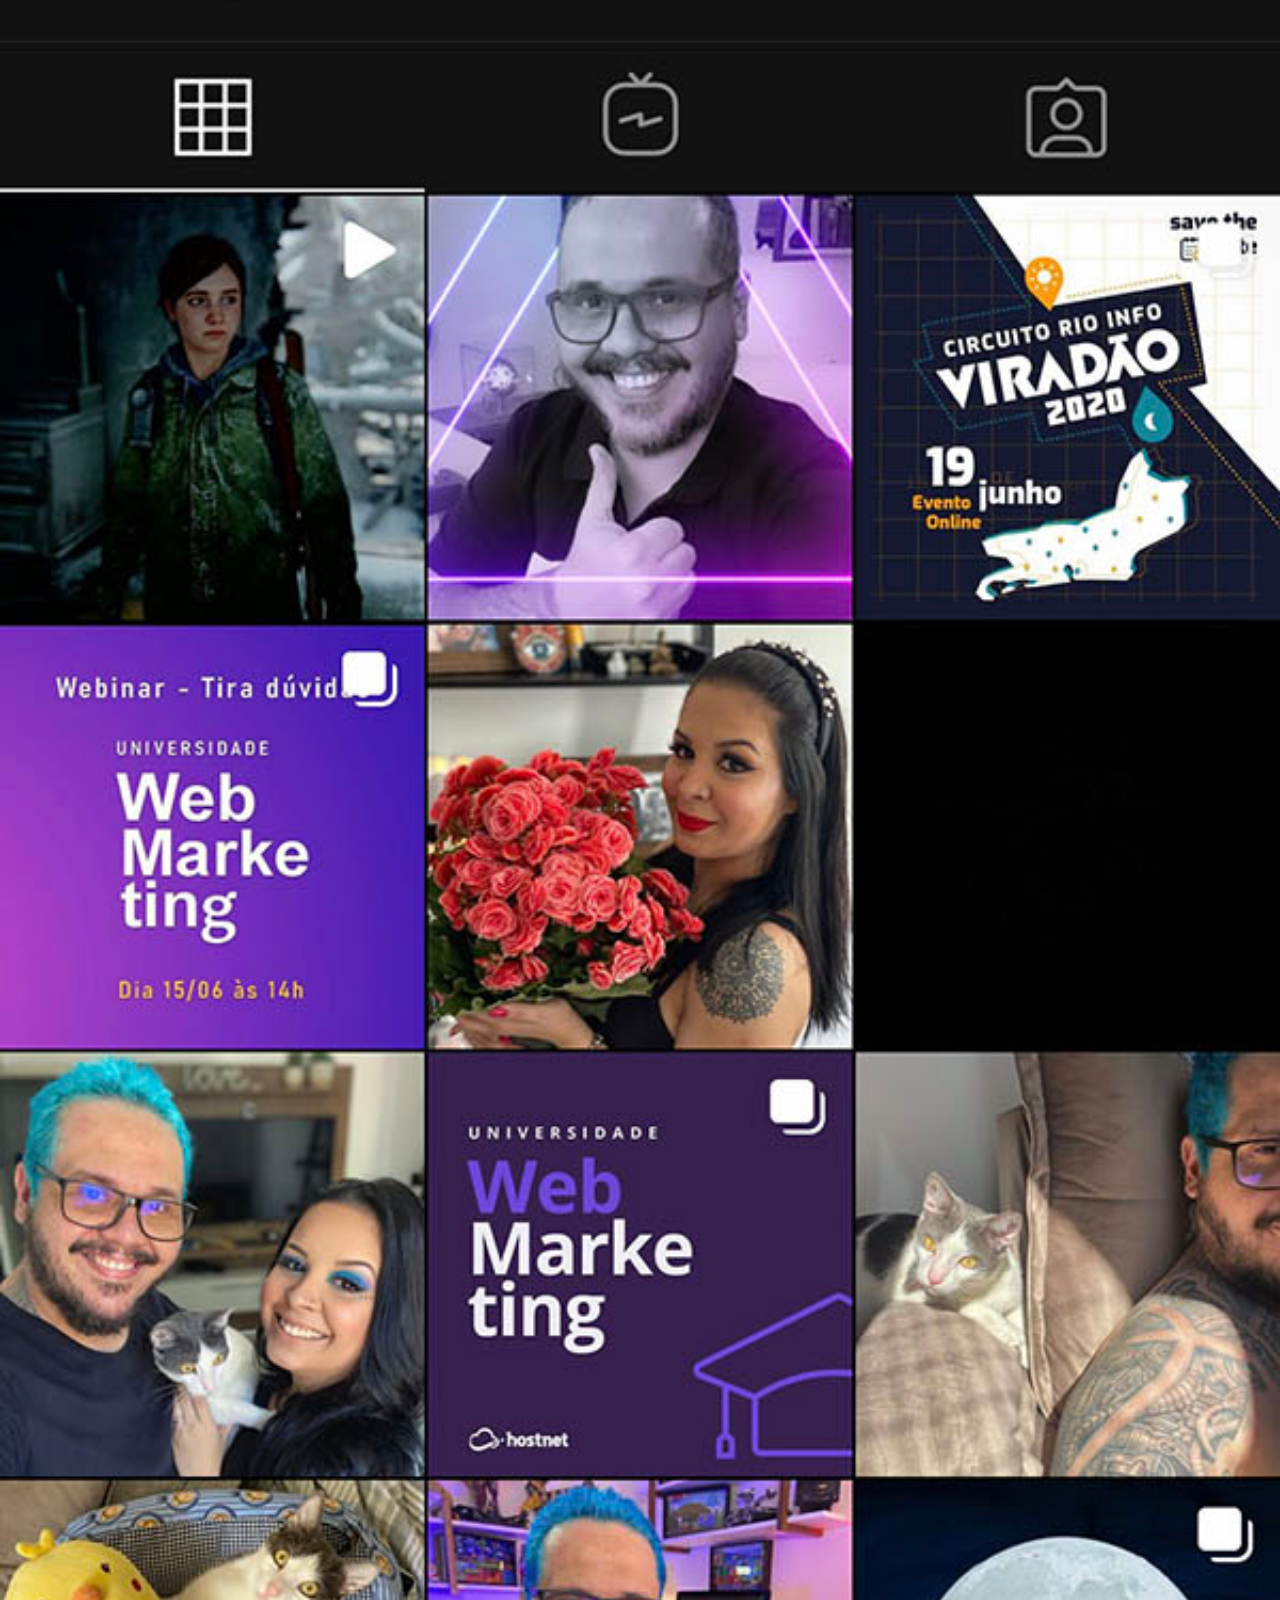
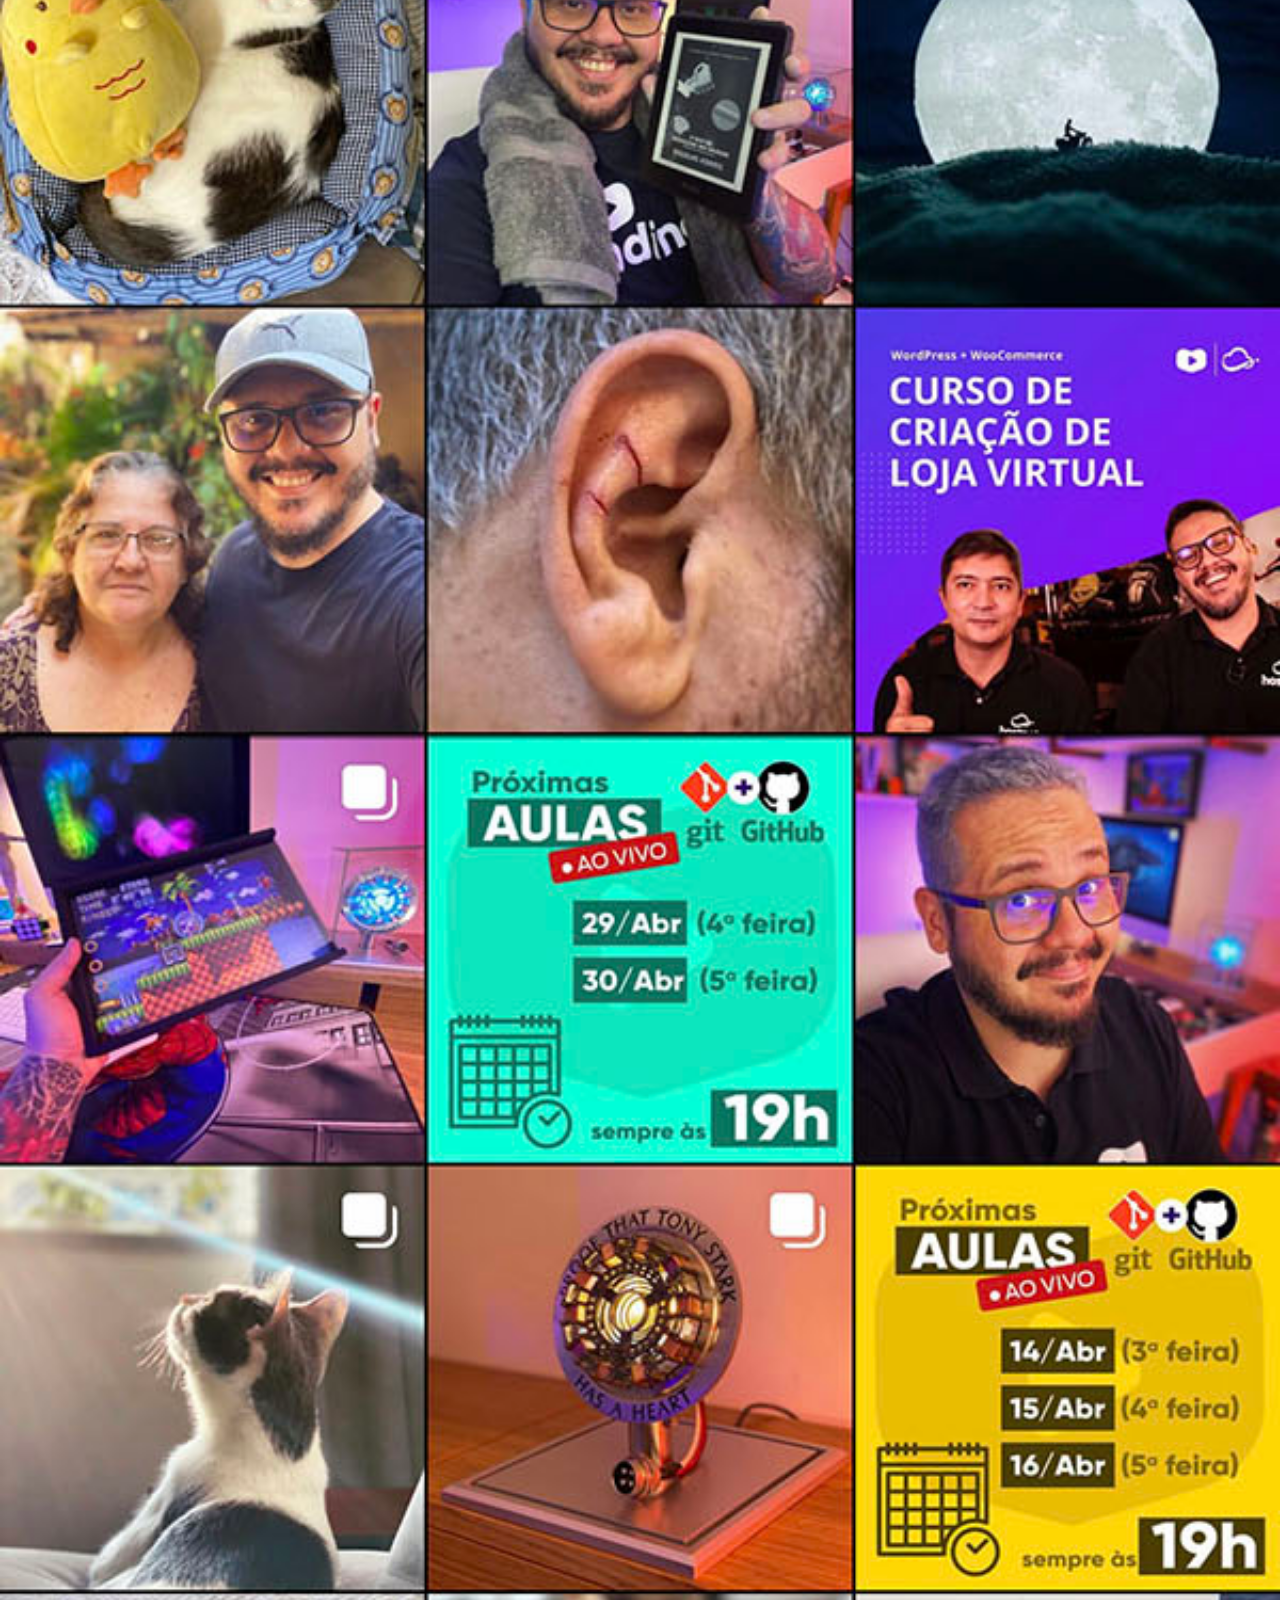
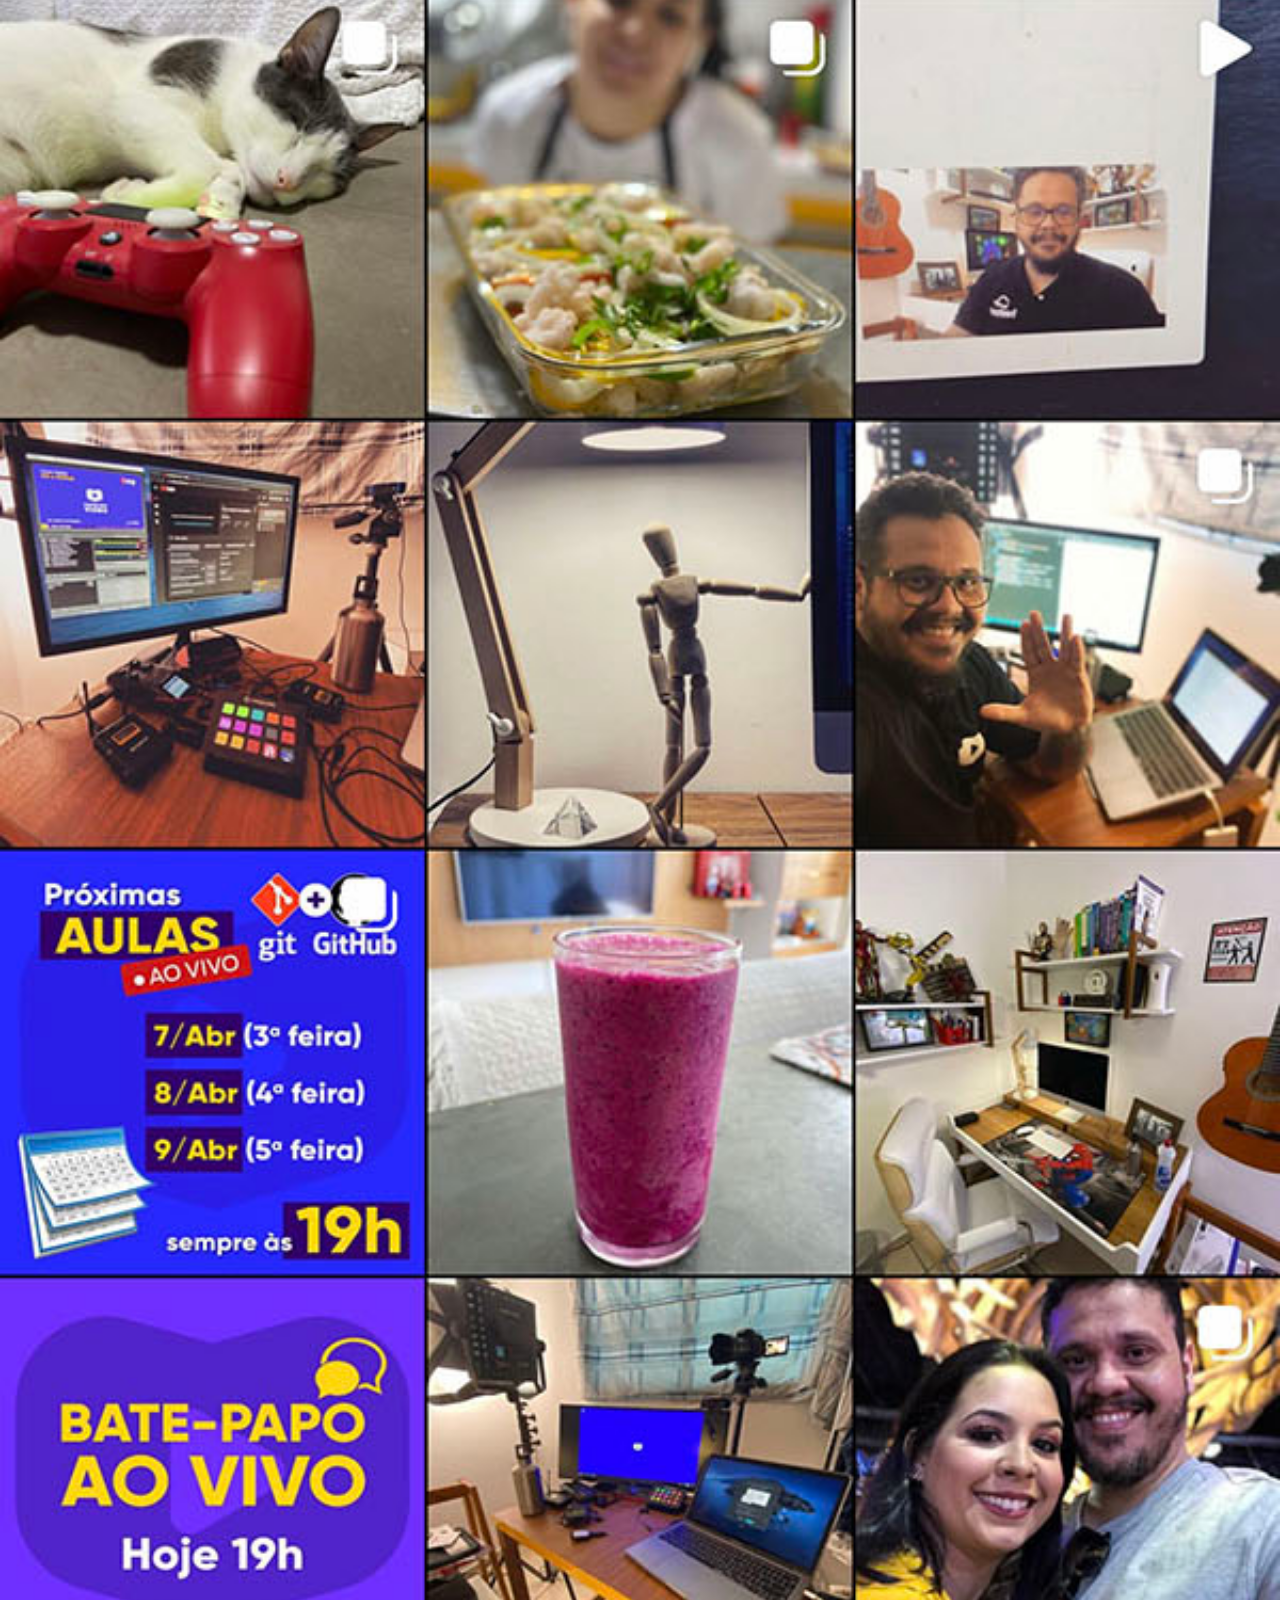
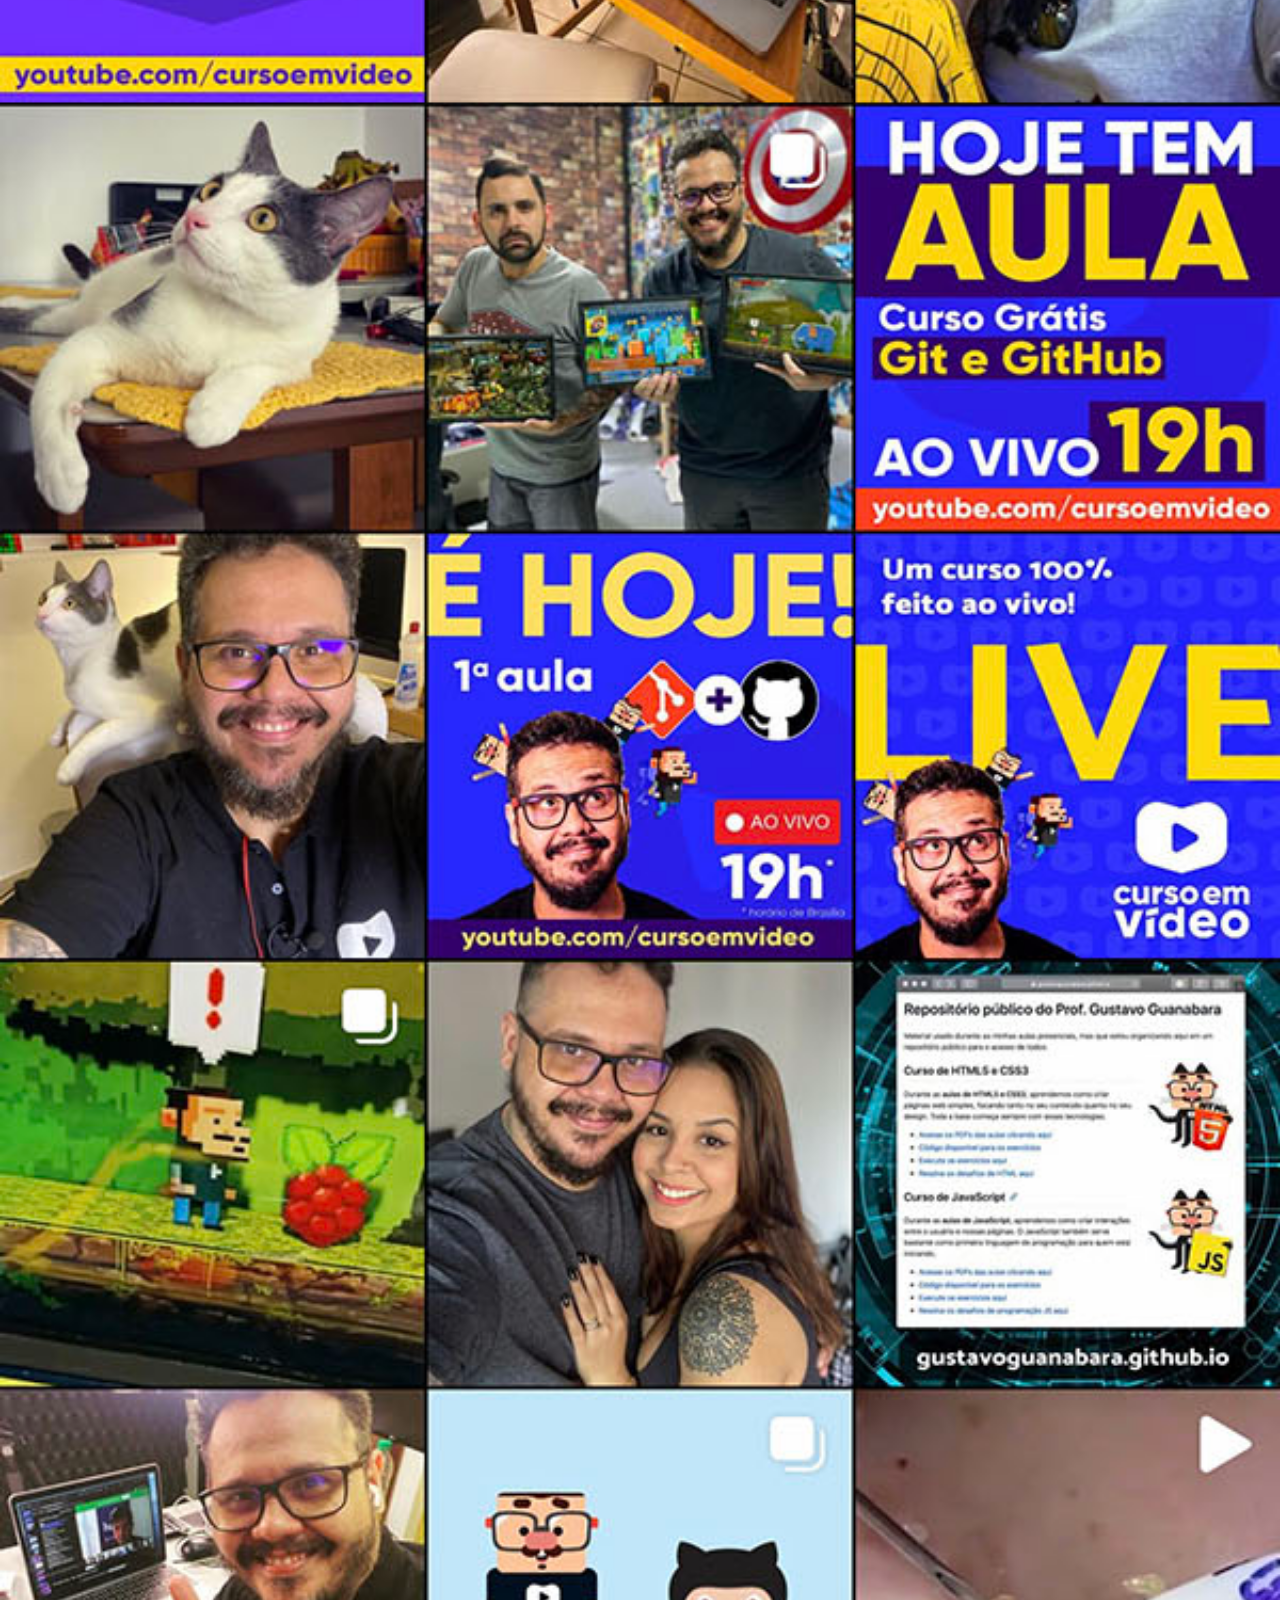
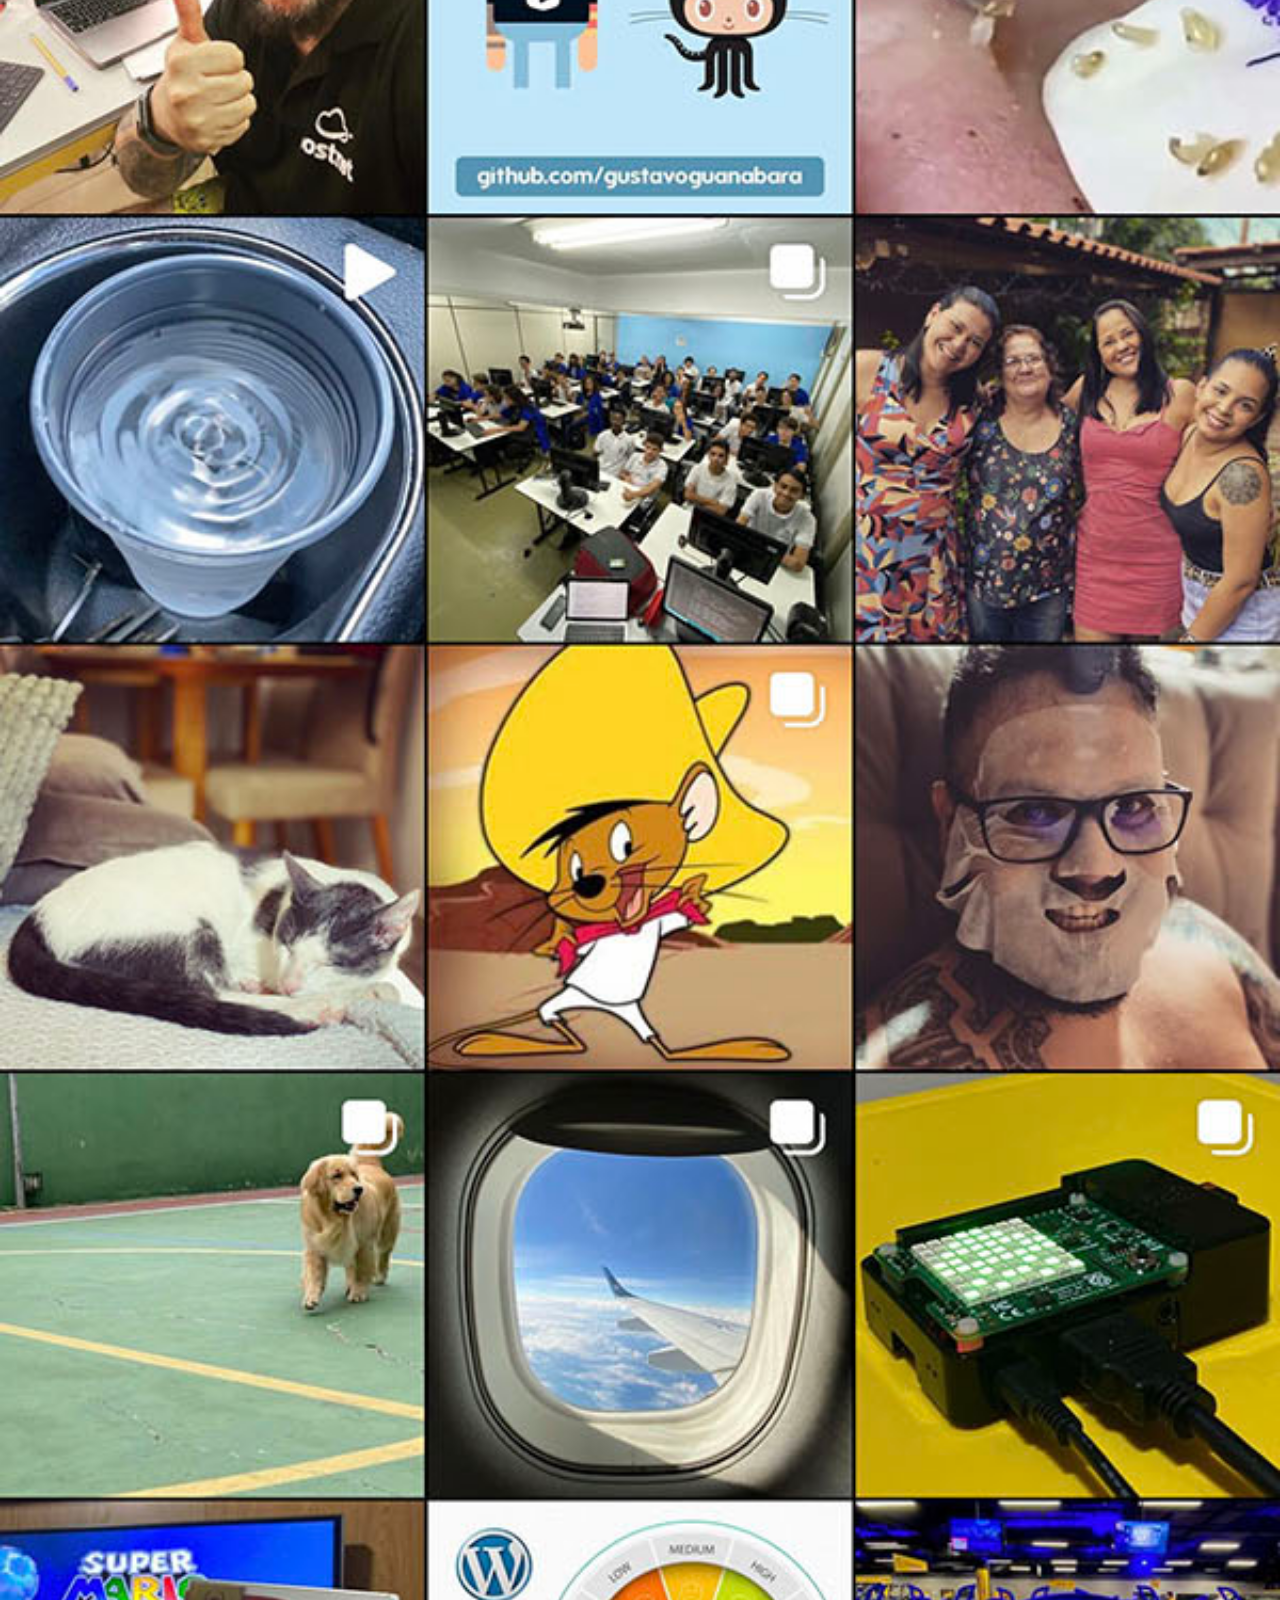
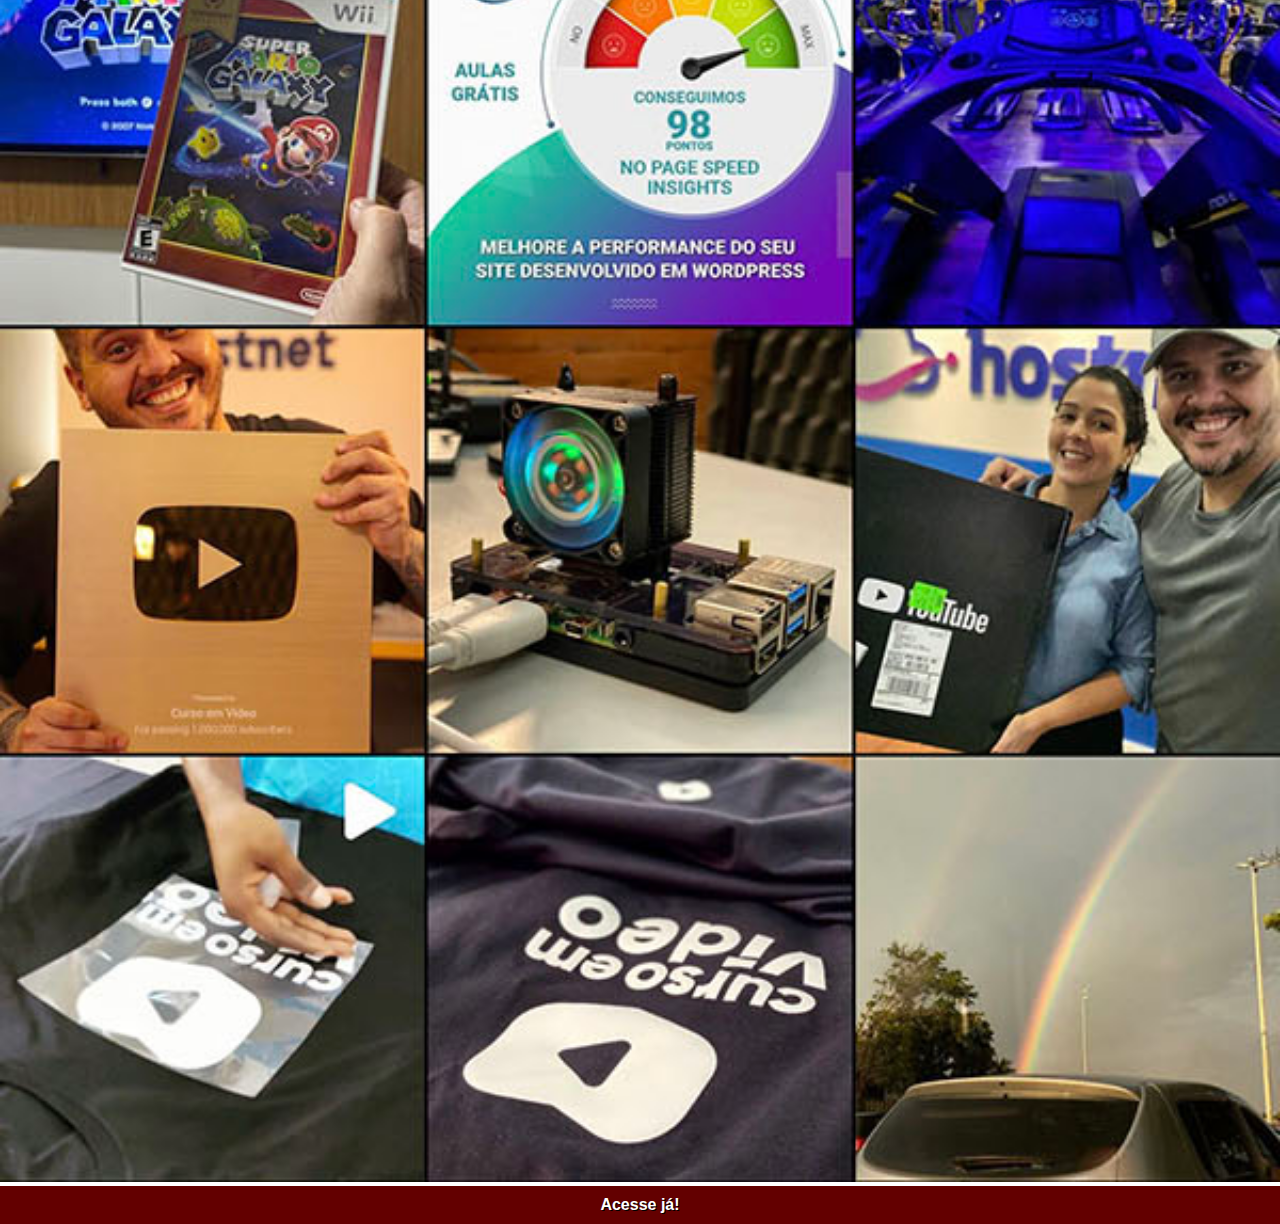
<file: instagram.html>
<!DOCTYPE html>
<html lang="pt-br">
<head>
    <meta charset="UTF-8">
    <meta name="viewport" content="width=device-width, initial-scale=1.0">
    <title>instagram</title>
    <link rel="stylesheet" href="estilos/social.css">
</head>
<body>
    <img src="pacote-d013/imagens/tela-instagram.jpg" alt="Instagram">
    <a href="https://www.instagram.com/accounts/login/?next=%2Fprivacy%2Fchecks%2F" target="_blank">Acesse já!</a>
</body>
</html>
</file>
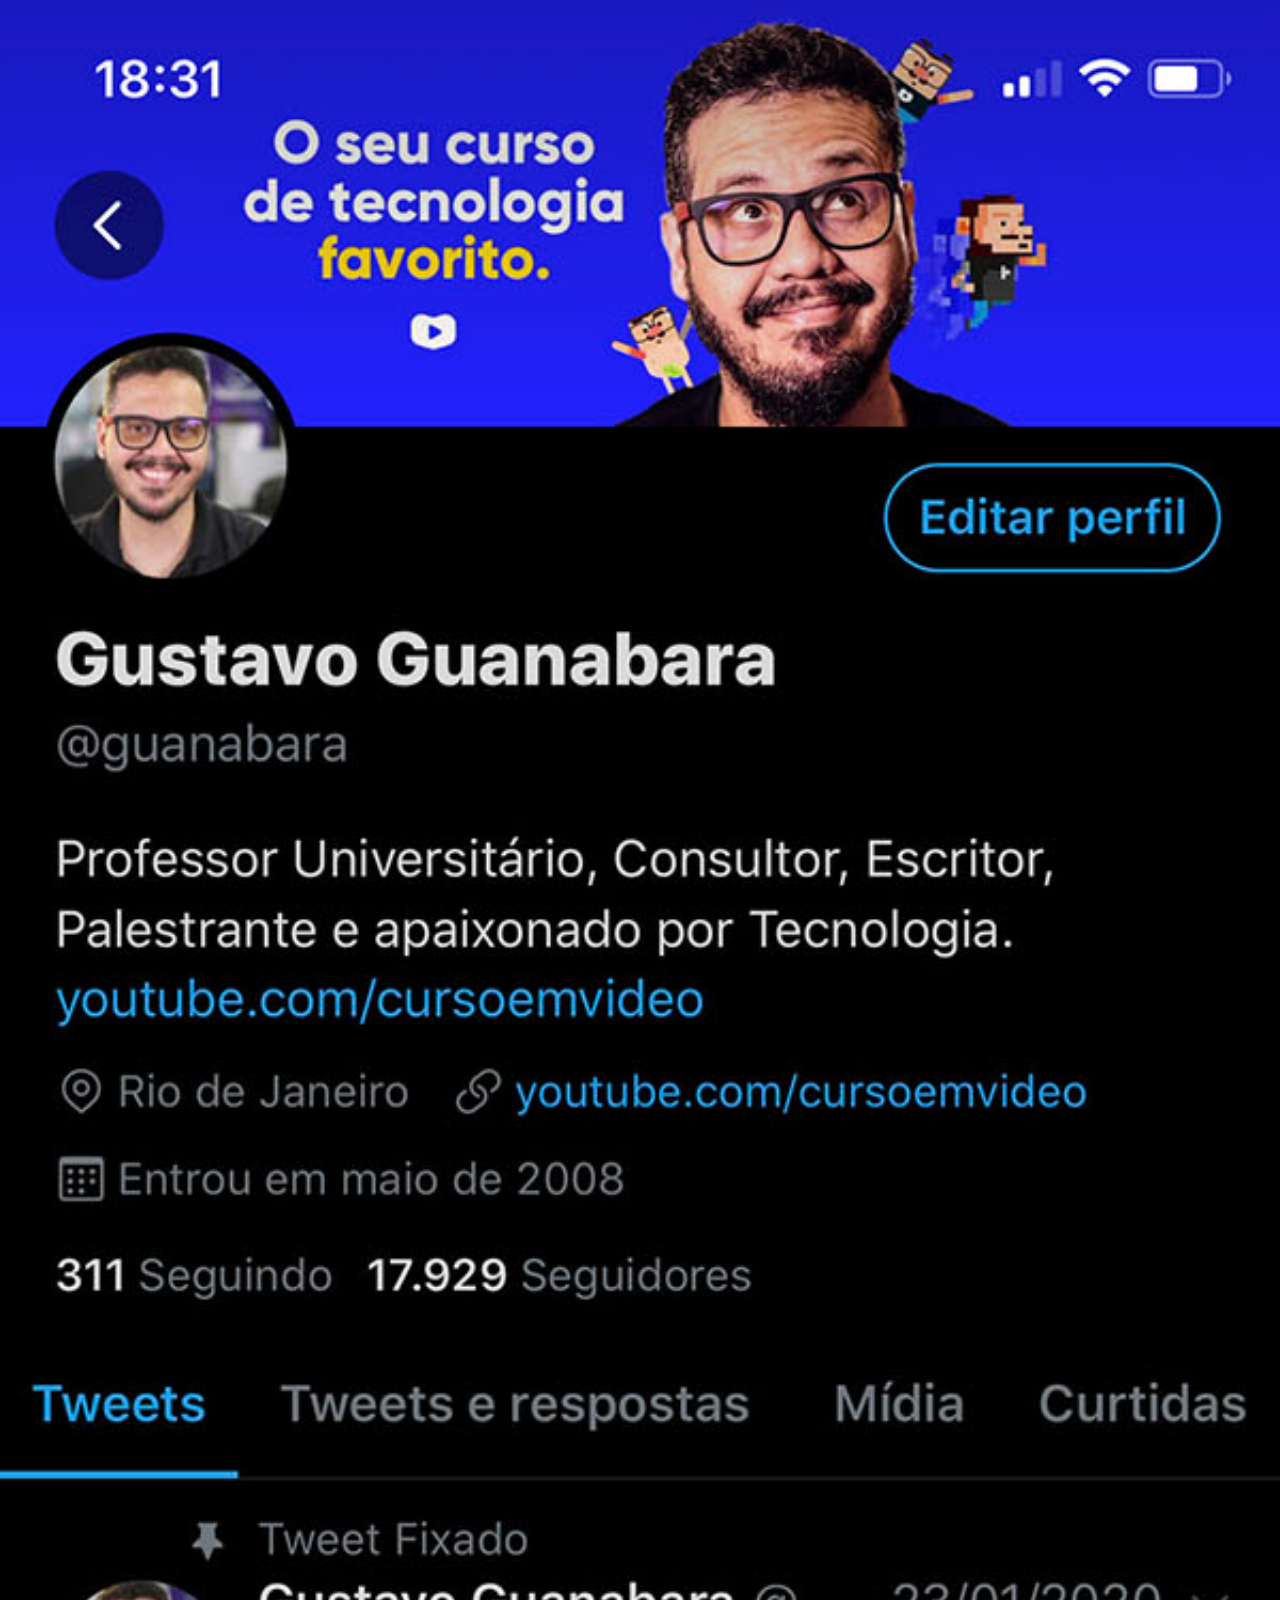
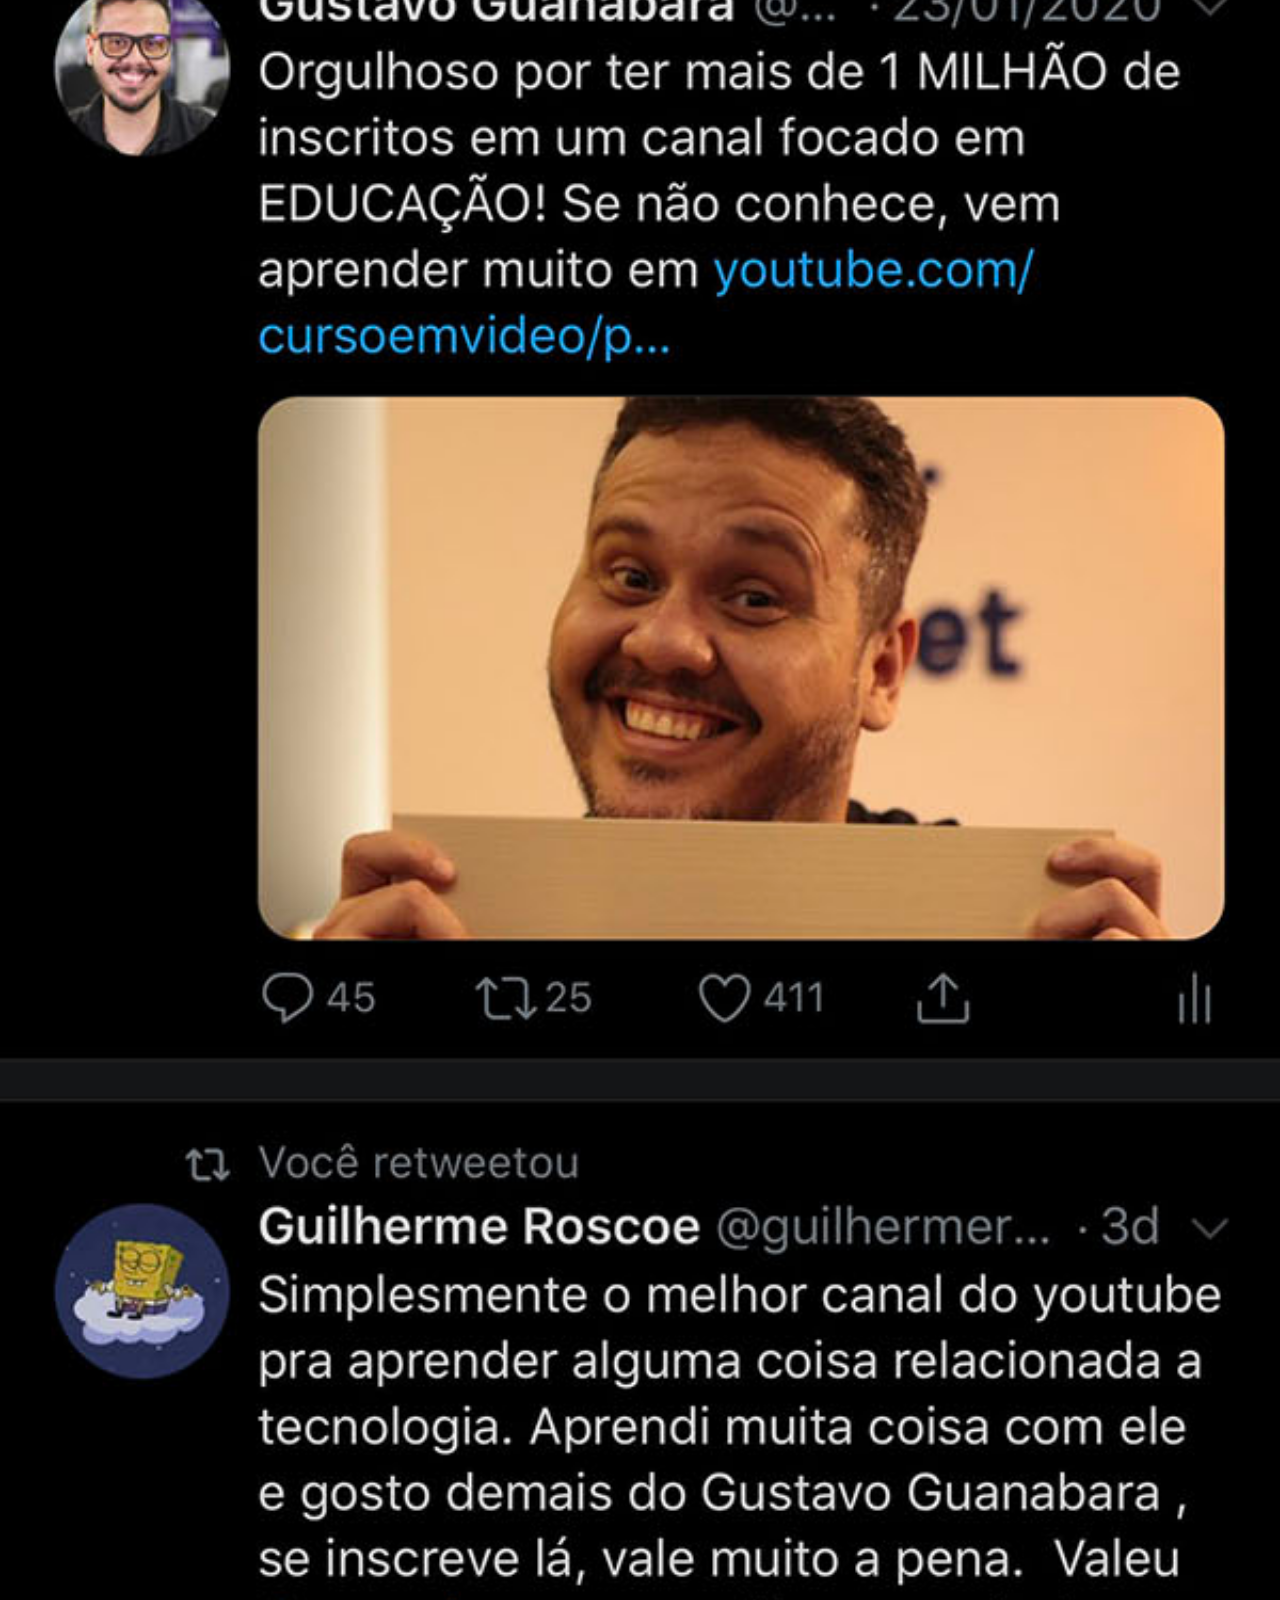
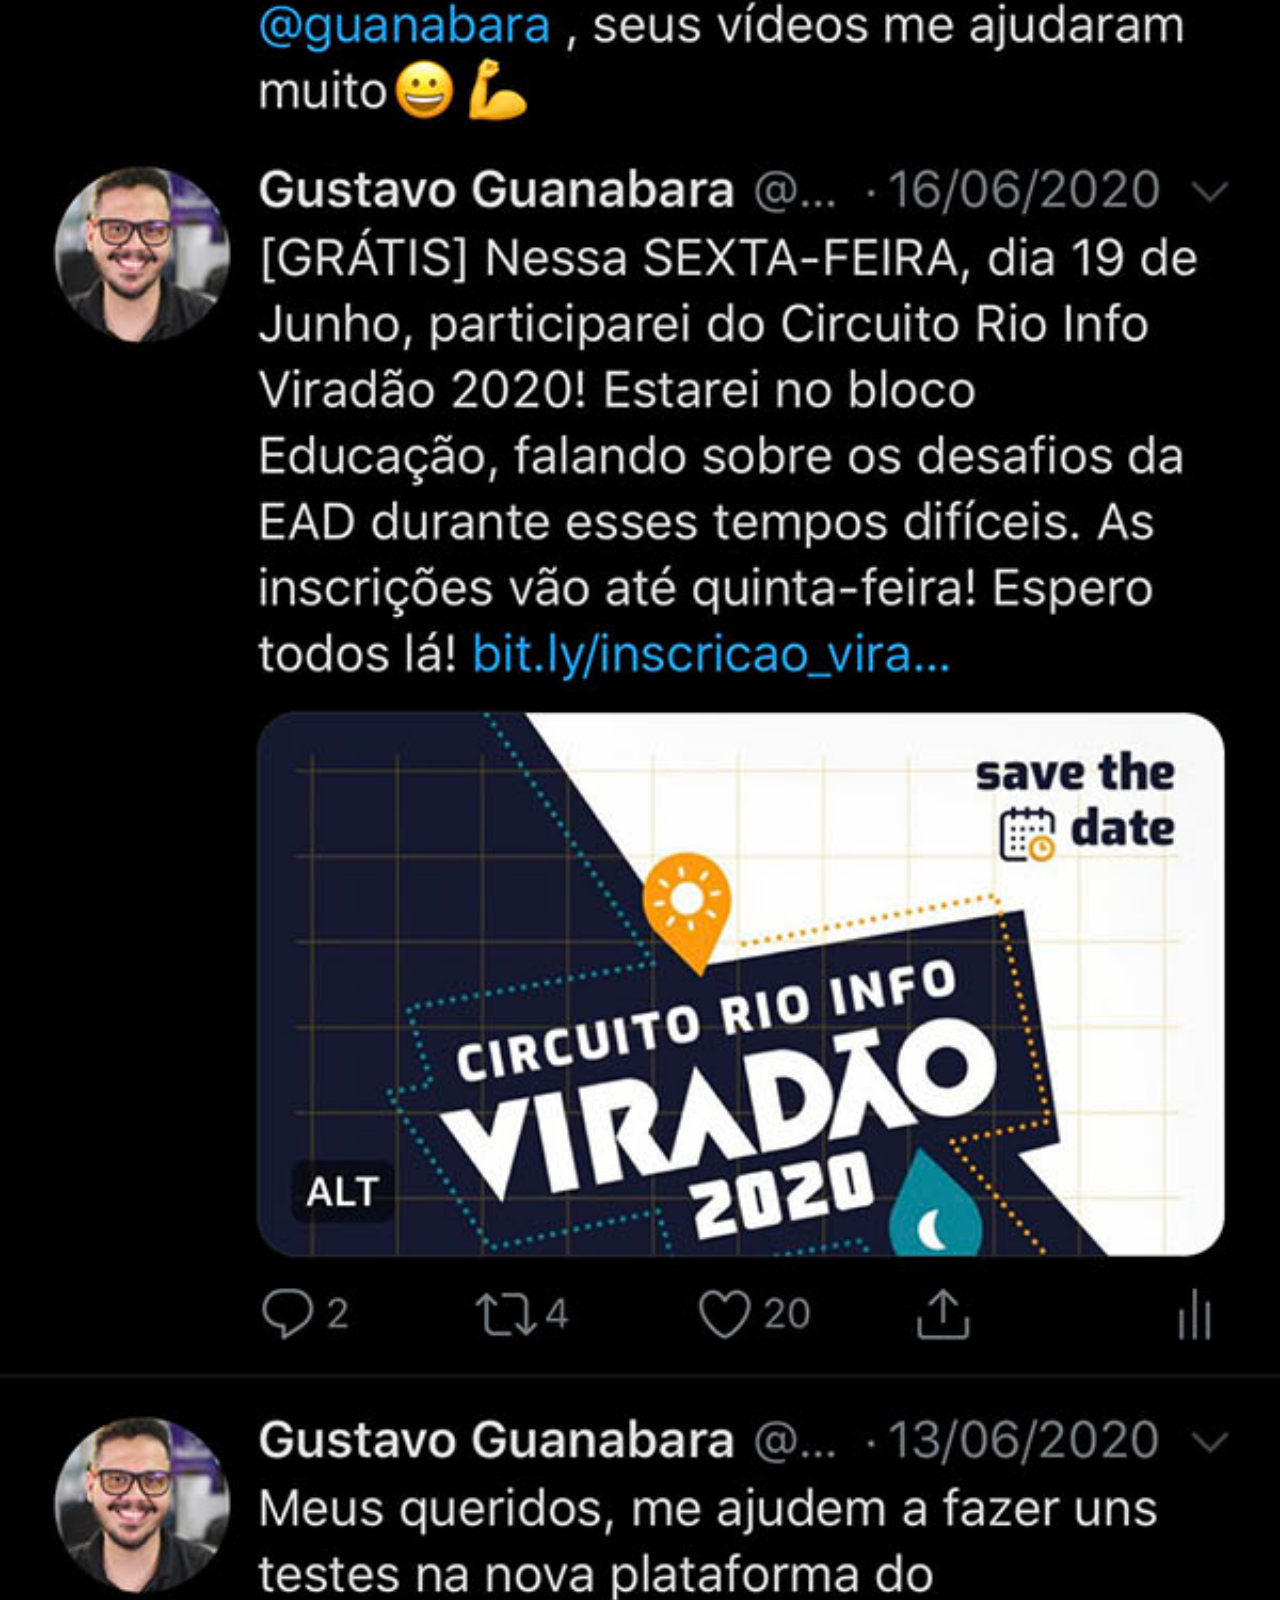
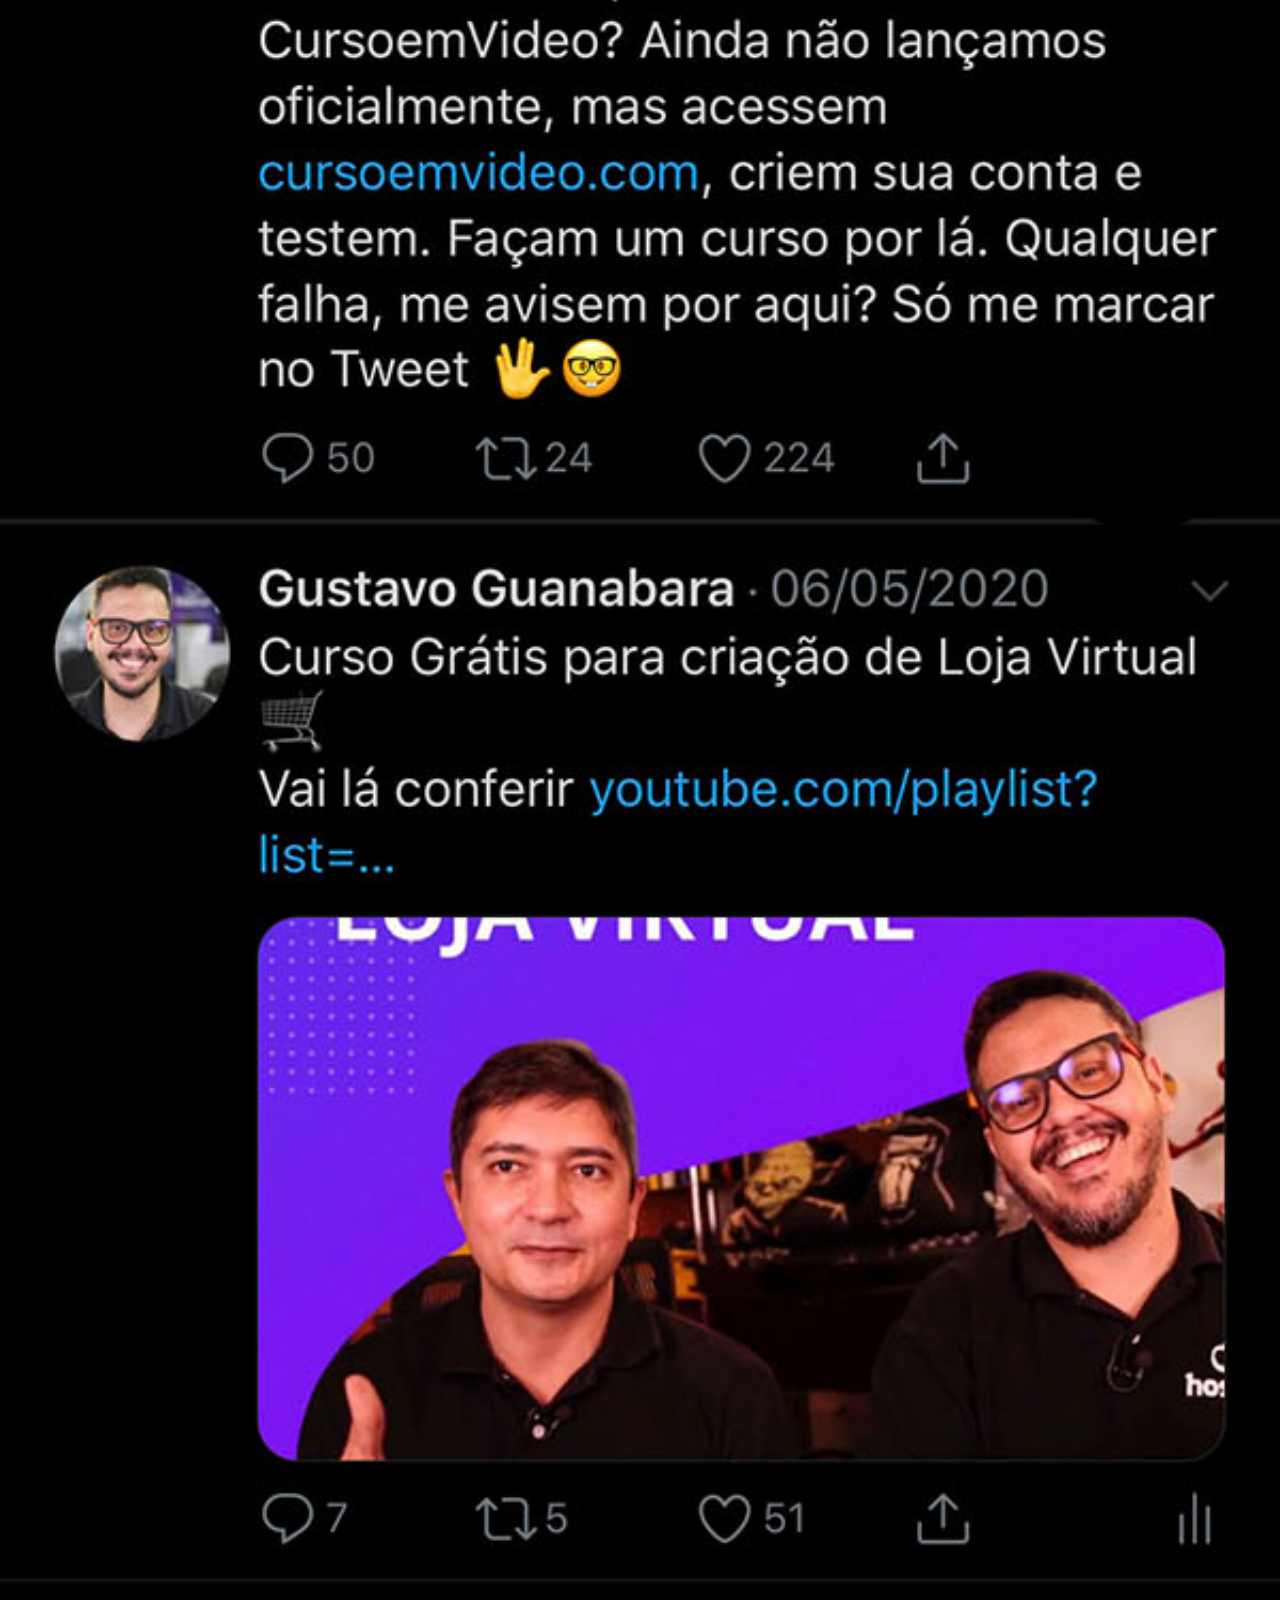
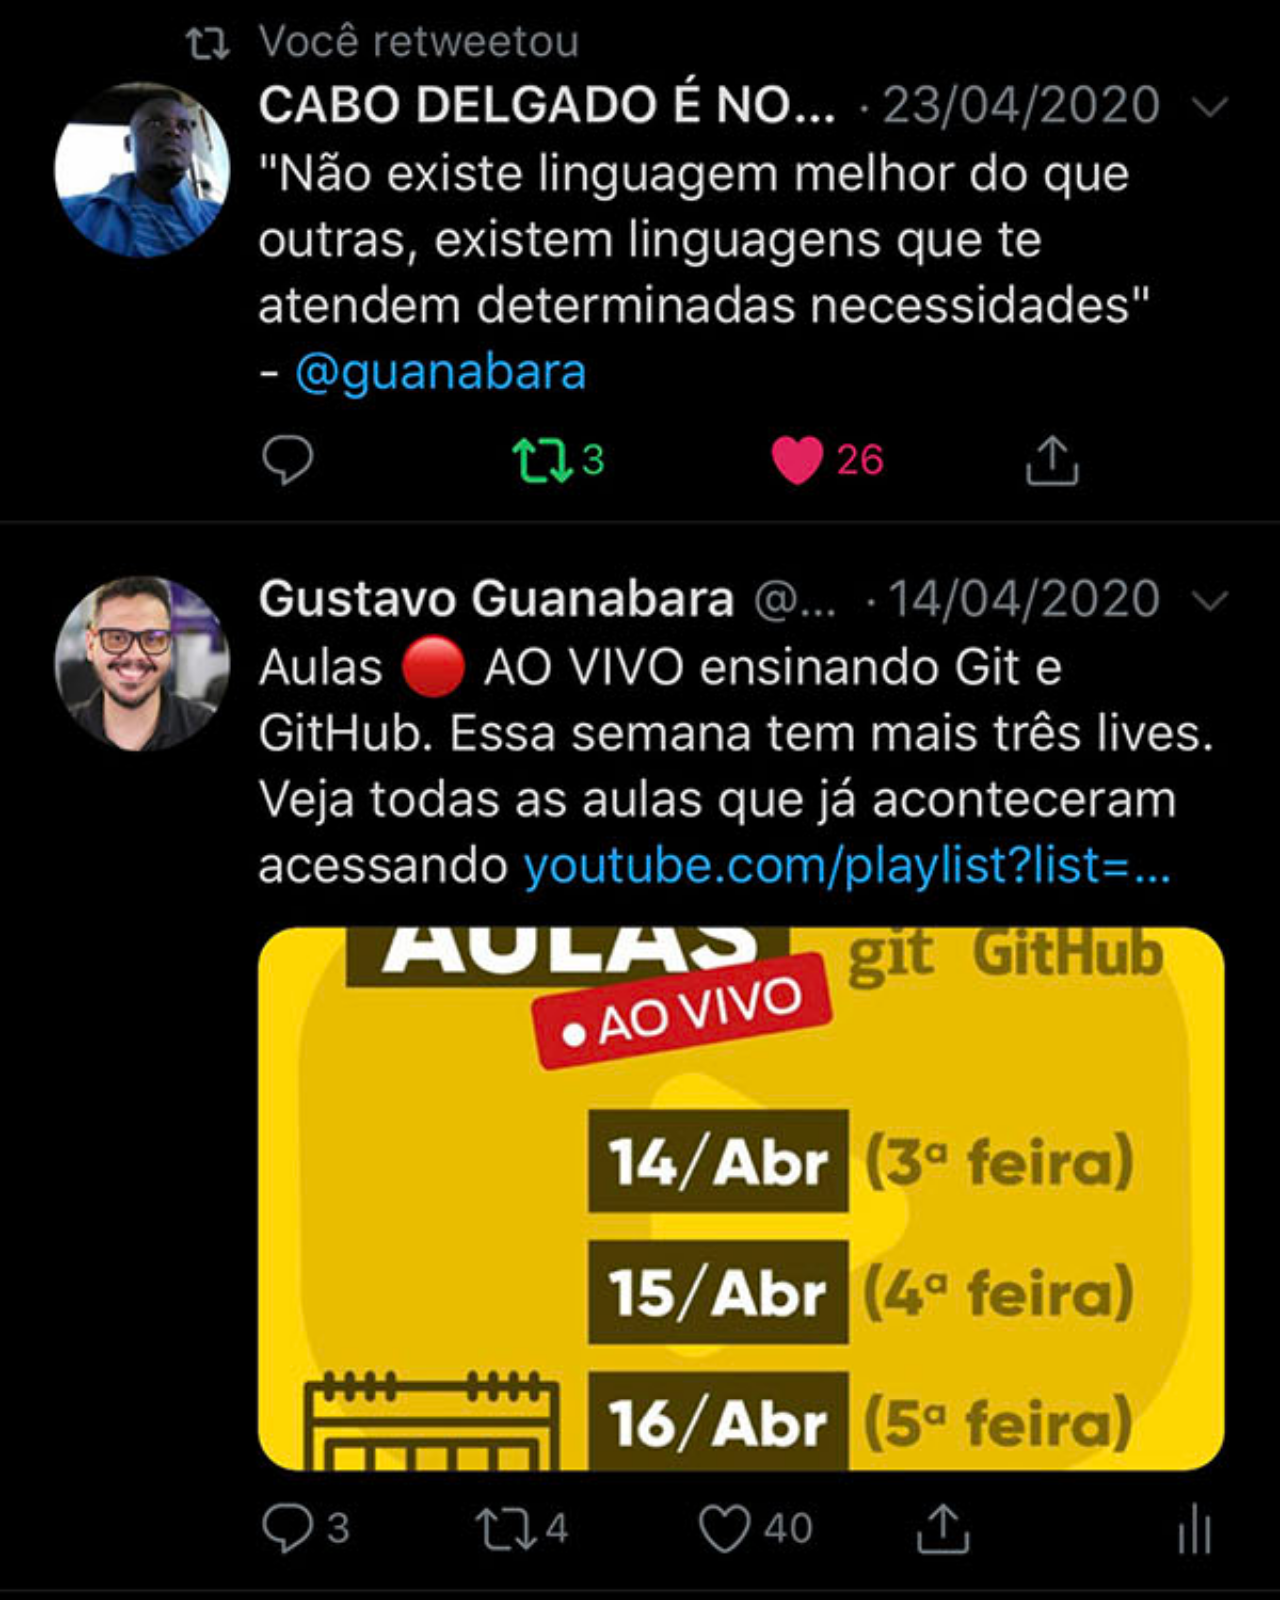
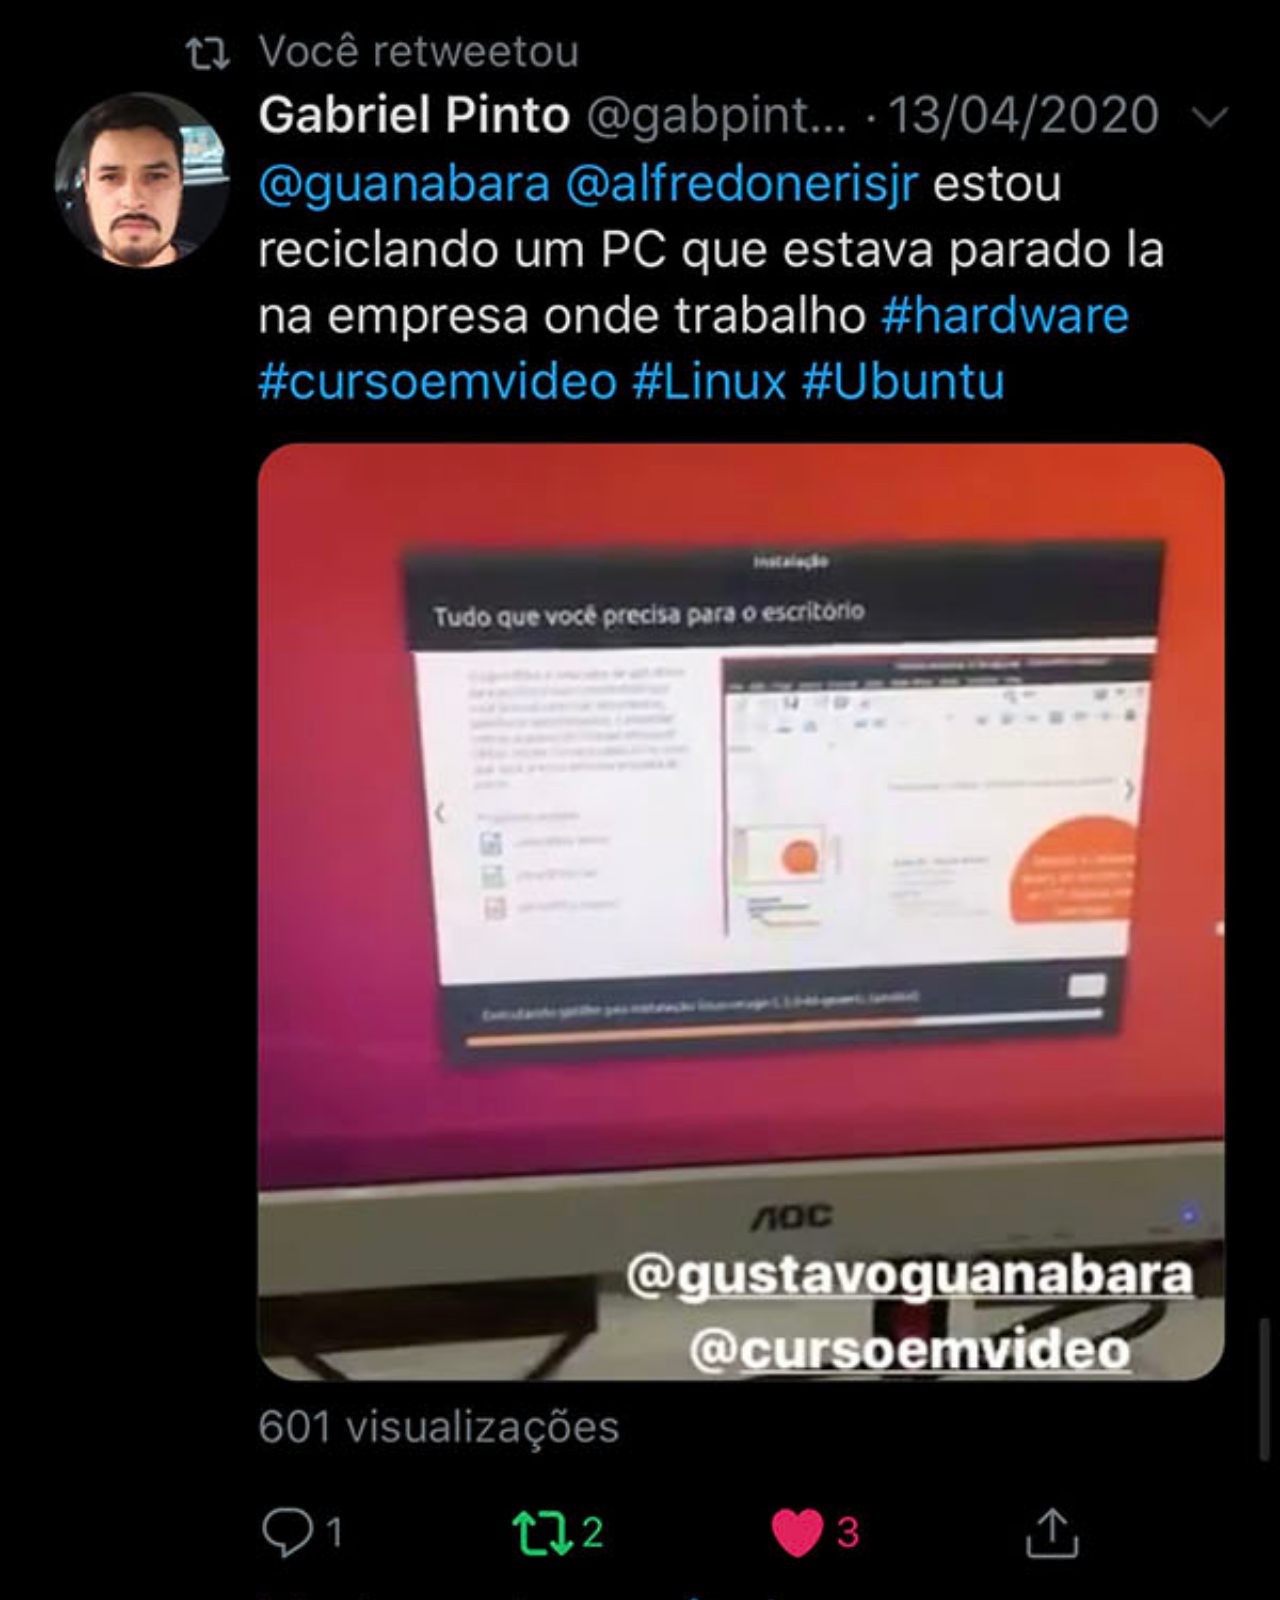
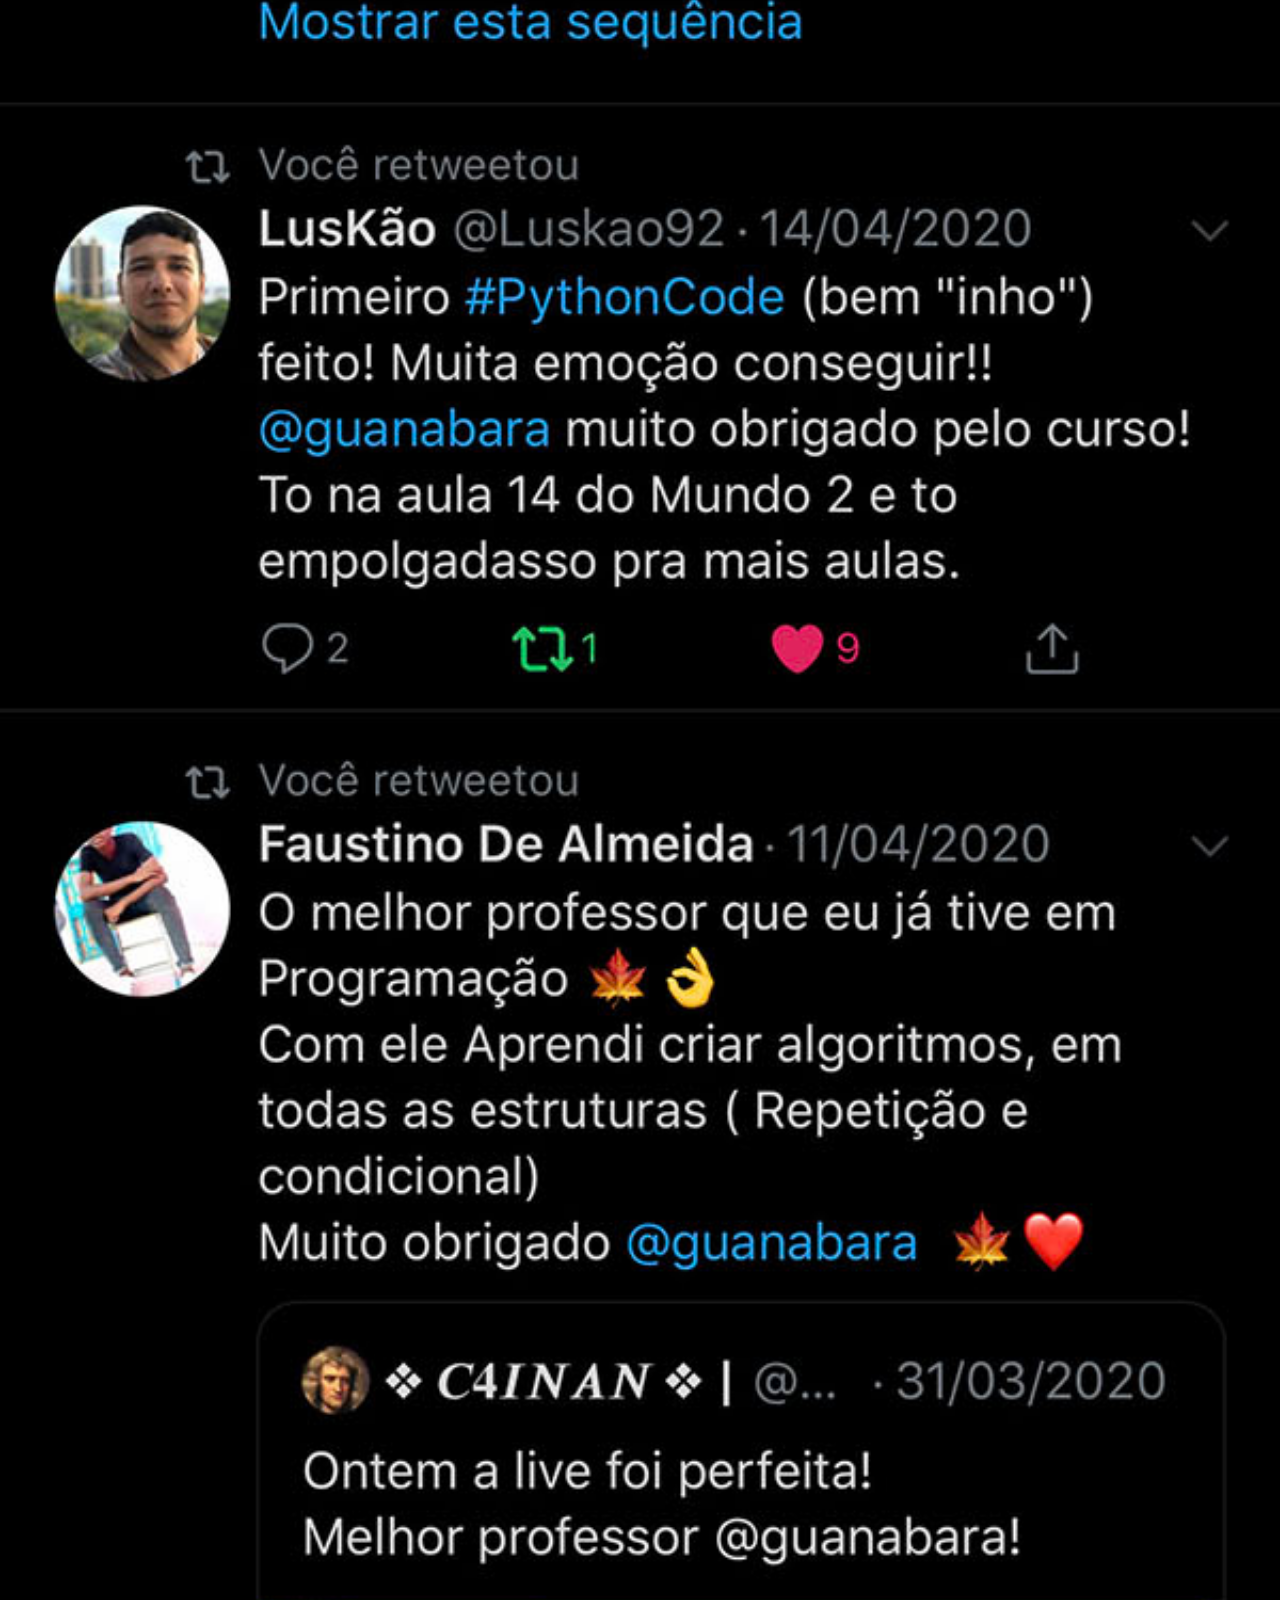
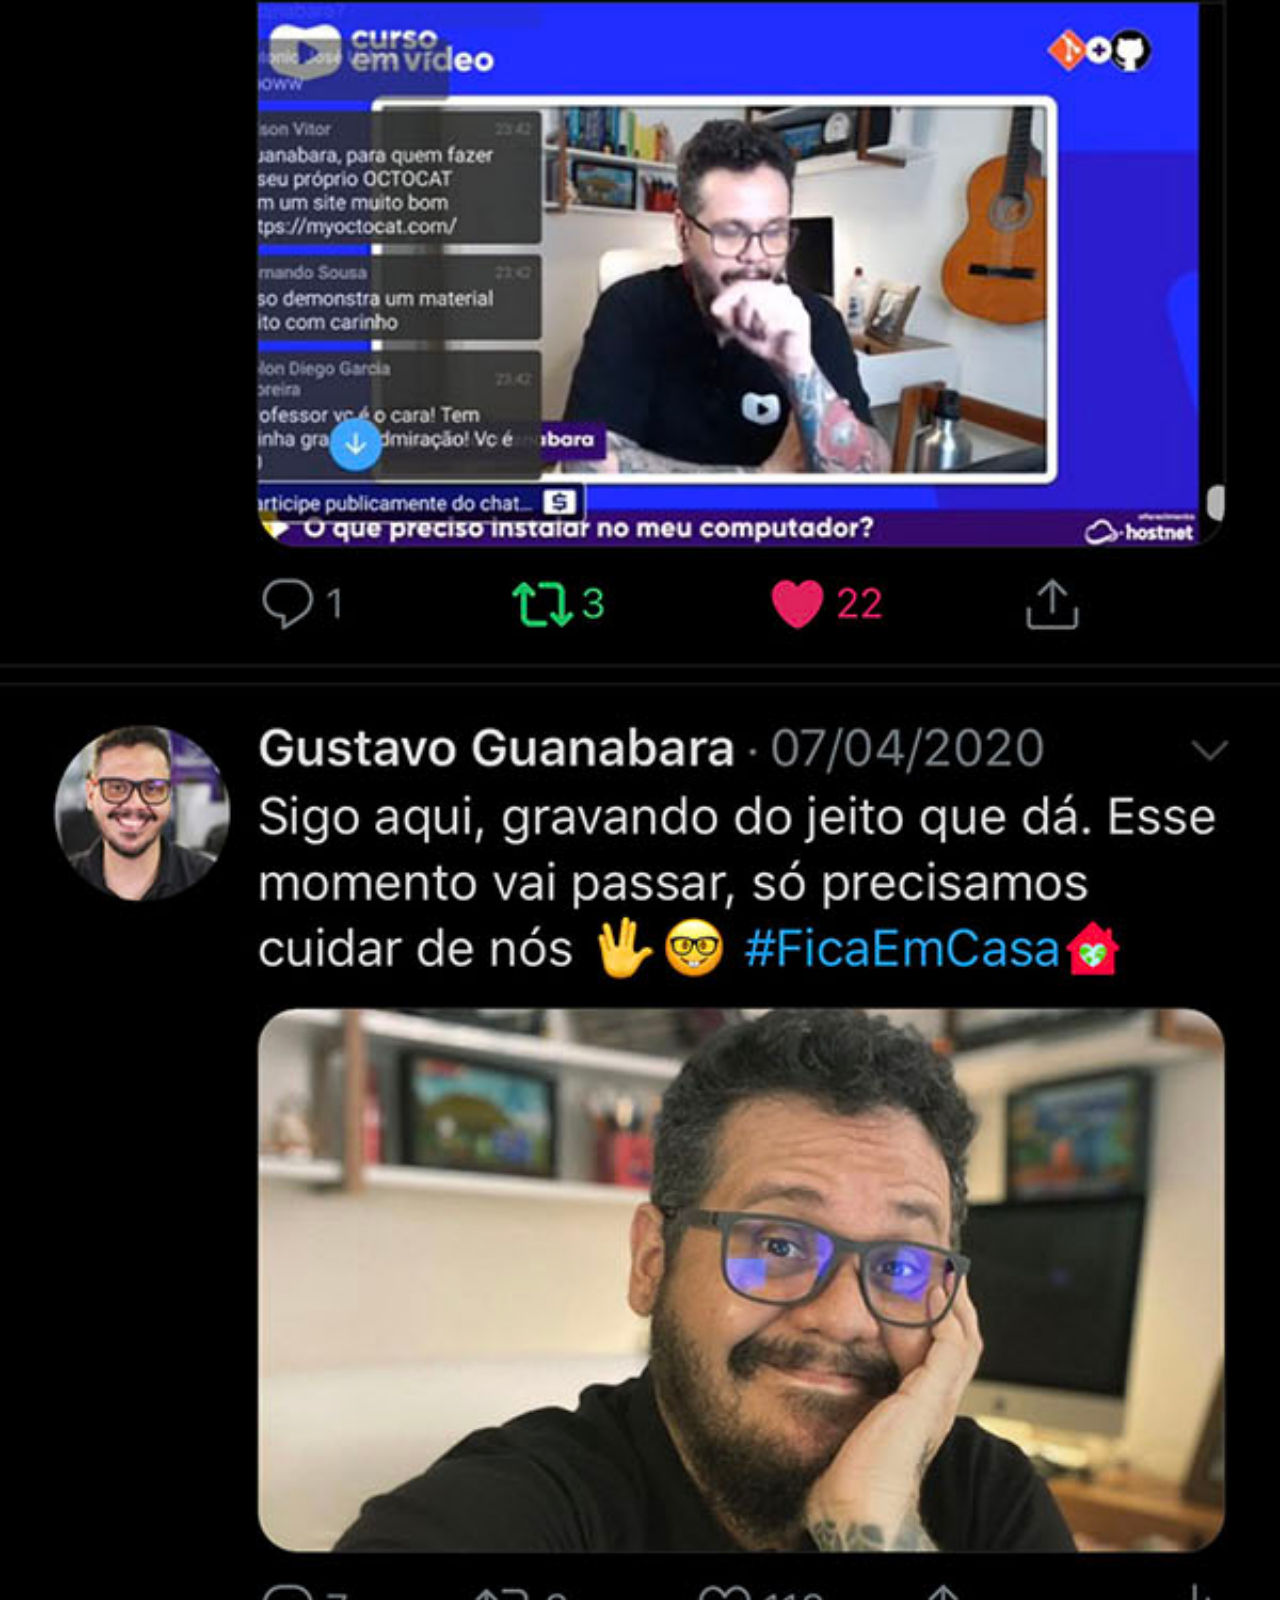
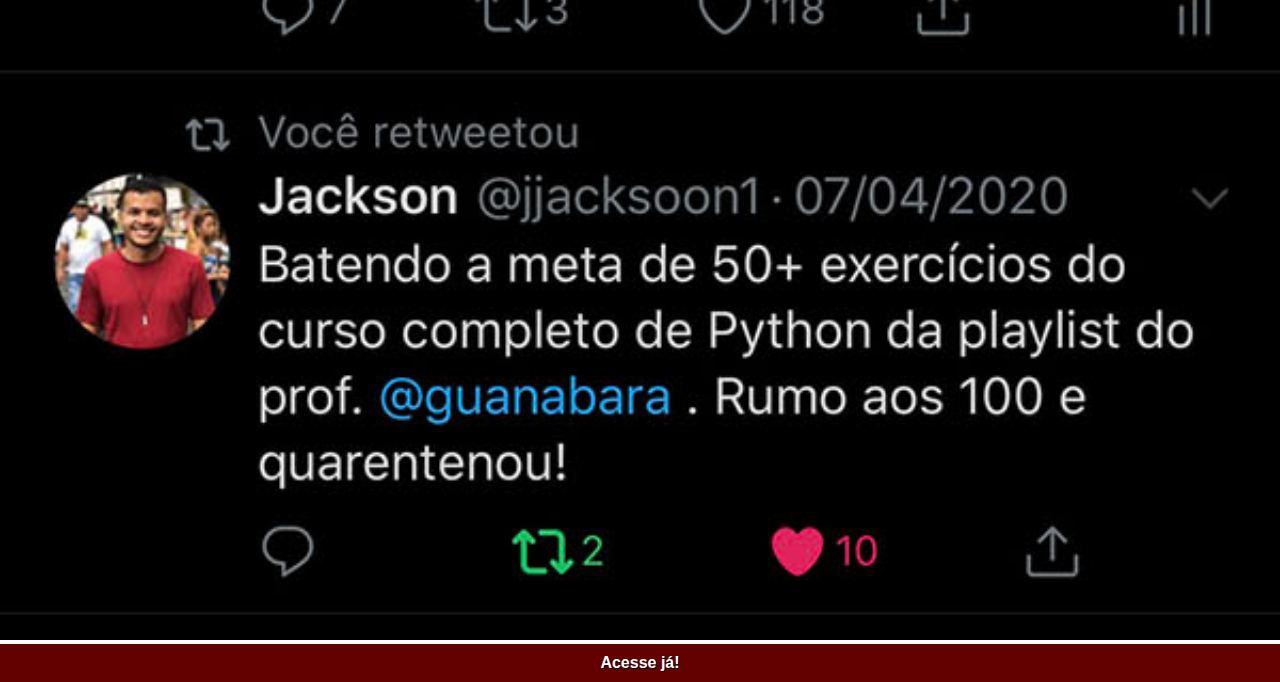
<file: twitter.html>
<!DOCTYPE html>
<html lang="pt-br">
<head>
    <meta charset="UTF-8">
    <meta name="viewport" content="width=device-width, initial-scale=1.0">
    <title>Twitter</title>
    <link rel="stylesheet" href="estilos/social.css">
</head>
<body>
    <img src="pacote-d013/imagens/tela-twitter.jpg" alt="Twitter">
    <a href="https://twitter.com/i/flow/login?input_flow_data=%7B%22requested_variant%22%3A%22eyJsYW5nIjoicHQifQ%3D%3D%22%7D" target="_blank">Acesse já!</a>
</body>
</html>
</file>
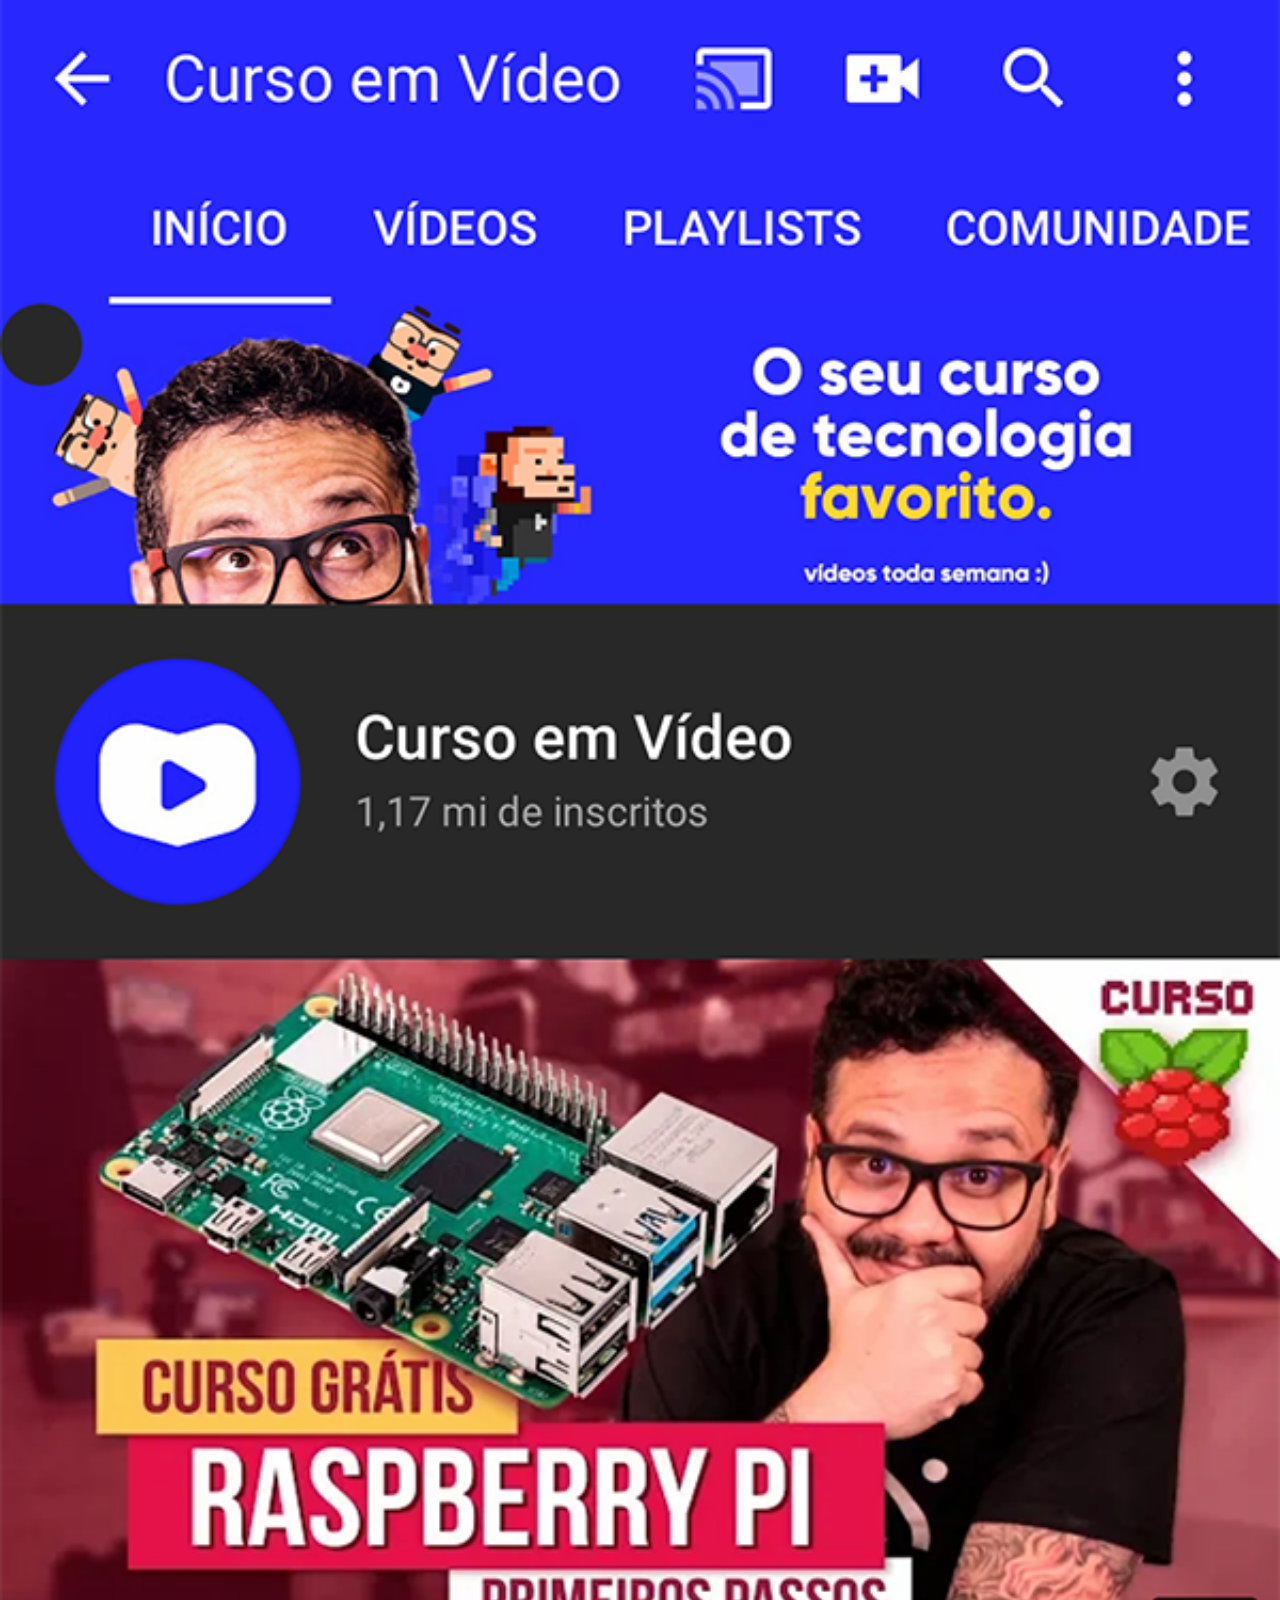
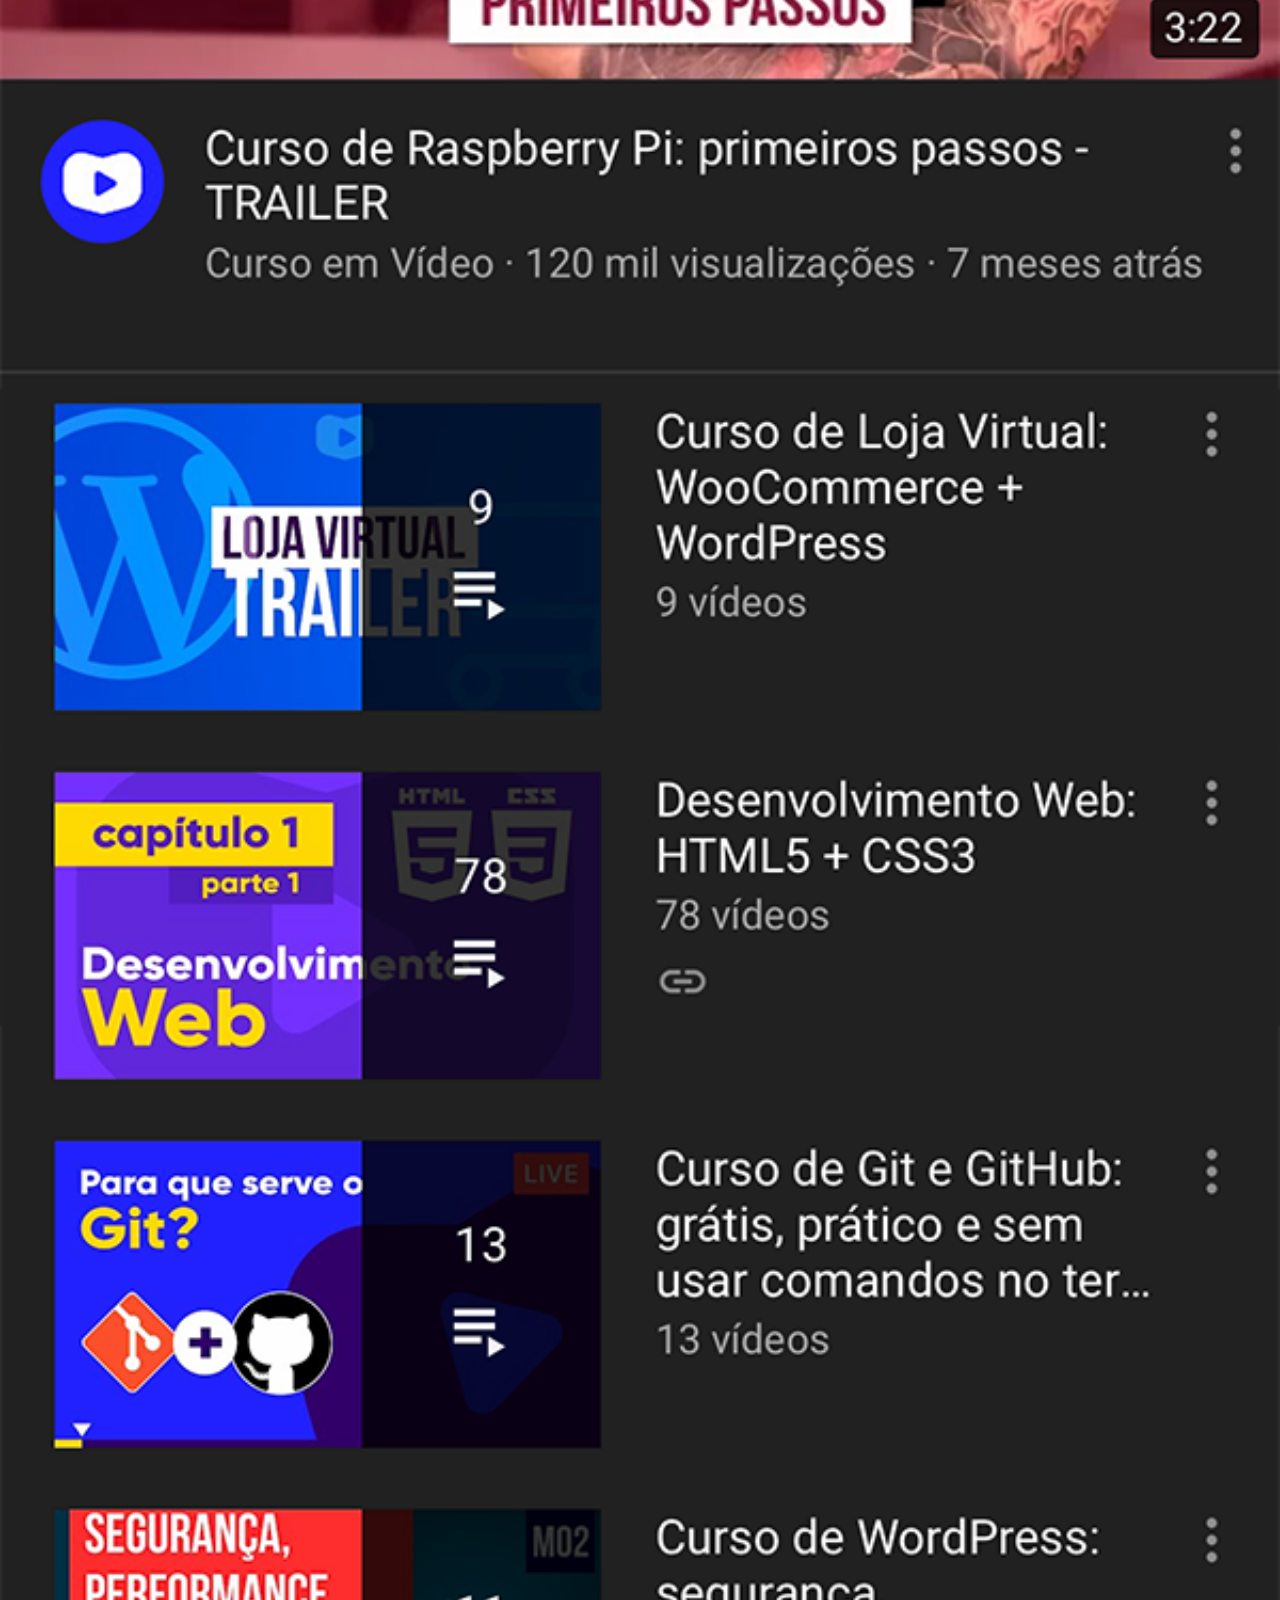
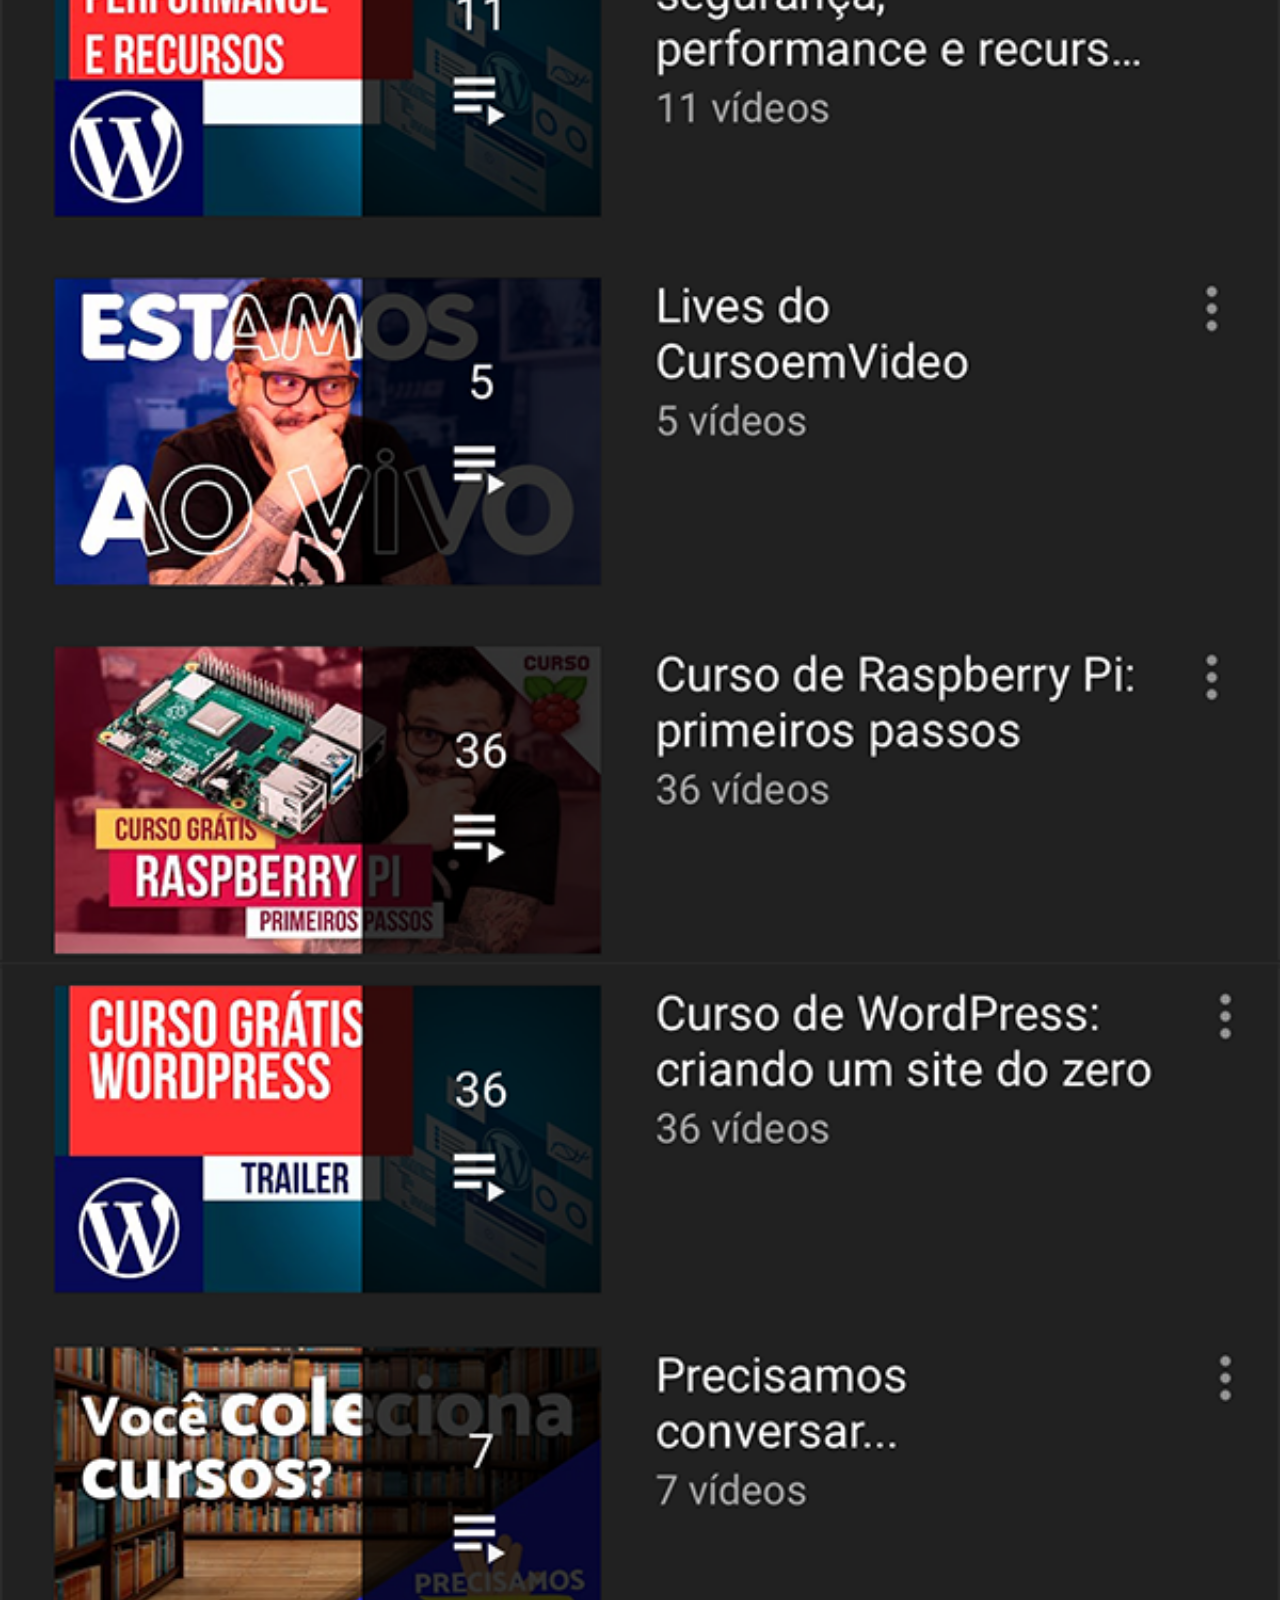
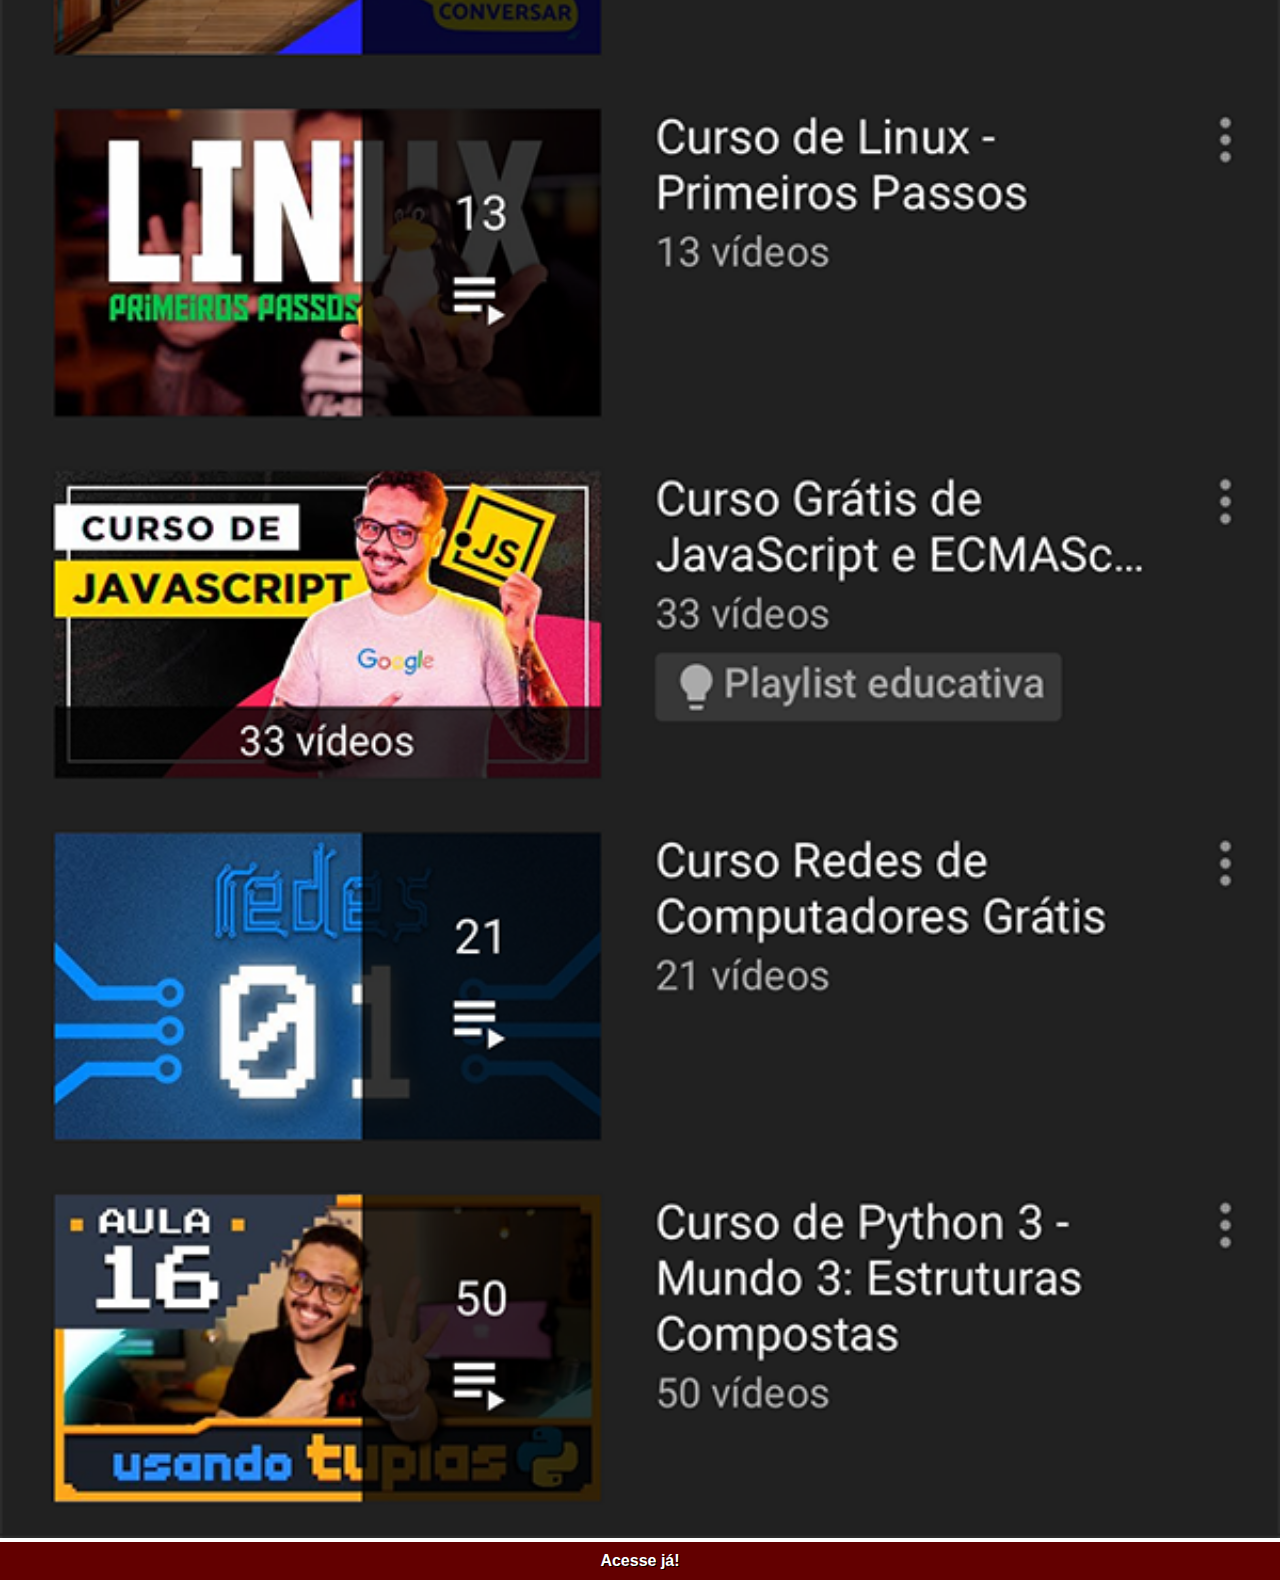
<file: youtube.html>
<!DOCTYPE html>
<html lang="pt-br">
<head>
    <meta charset="UTF-8">
    <meta name="viewport" content="width=device-width, initial-scale=1.0">
    <title>Youtube</title>
    <link rel="stylesheet" href="estilos/social.css">
</head>
<body>
    <img src="pacote-d013/imagens/tela-youtube.png" alt="YouTube">
    <a href="https://www.youtube.com/@CursoemVideo" target="_blank">Acesse já!</a>
</body>
</html>
</file>
<file: estilos/style.css>
@charset "UTF-8";

* {
    margin: 0px;
    padding: 0px;
}
html, body {
    height: 100vh;
    width: 100vw;
    background-color: black;
}
body{
    background: url('../pacote-d013/imagens/fundo-madeira.jpg');
    background-size: cover;
    background-attachment: fixed;
}
main {
    height: 100vh;
    position: relative;
}
section#tel {
    position: absolute;
    top: 50%;
    left: 50%;
    transform: translate(-50%,-50%);
    height: 627px;
    width: 311px;
    background: url('../pacote-d013/imagens/frame-iphone.png');
}
iframe#tela{
    position: relative;
    top: 80px;
    left: 22px;
    width: 267px;
    height: 471px;
}
section#redes {
    text-align: right;
}
section#redes img {
    width: 50px;
    height: 50px;
    margin: 15px;
    border-radius: 50px;
    box-shadow: 2px 2px 5px rgba(0, 0, 0, 0.473);
    box-sizing: border-box;
}

section#redes img:hover {
    border: 2px solid rgba(255, 255, 255, 0.733);
    rotate: 50%;
    transform: translate(-3px,-3px);
    rotate: 100%;
    transition: transform .3s, border .4s;
    box-shadow: 5px 5px 10px black;
}
</file>
<file: estilos/social.css>
@charset "UTF-8";

* {
    margin: 0px;
    padding: 0px;
    font-family: Arial, Helvetica, sans-serif;
}
::-webkit-scrollbar {
    width: 0px;
    height: 0px;
}
img {
    width: 100vw;

}

a {
    display: block;
    background-color: rgb(99, 0, 0);
    padding: 10px;
    text-align: center;
    color: white;
    text-decoration: none;
    font-weight: bolder;
    text-shadow: 1px 1px black;
}
a:hover {
    background-color: red;
}
</file>
